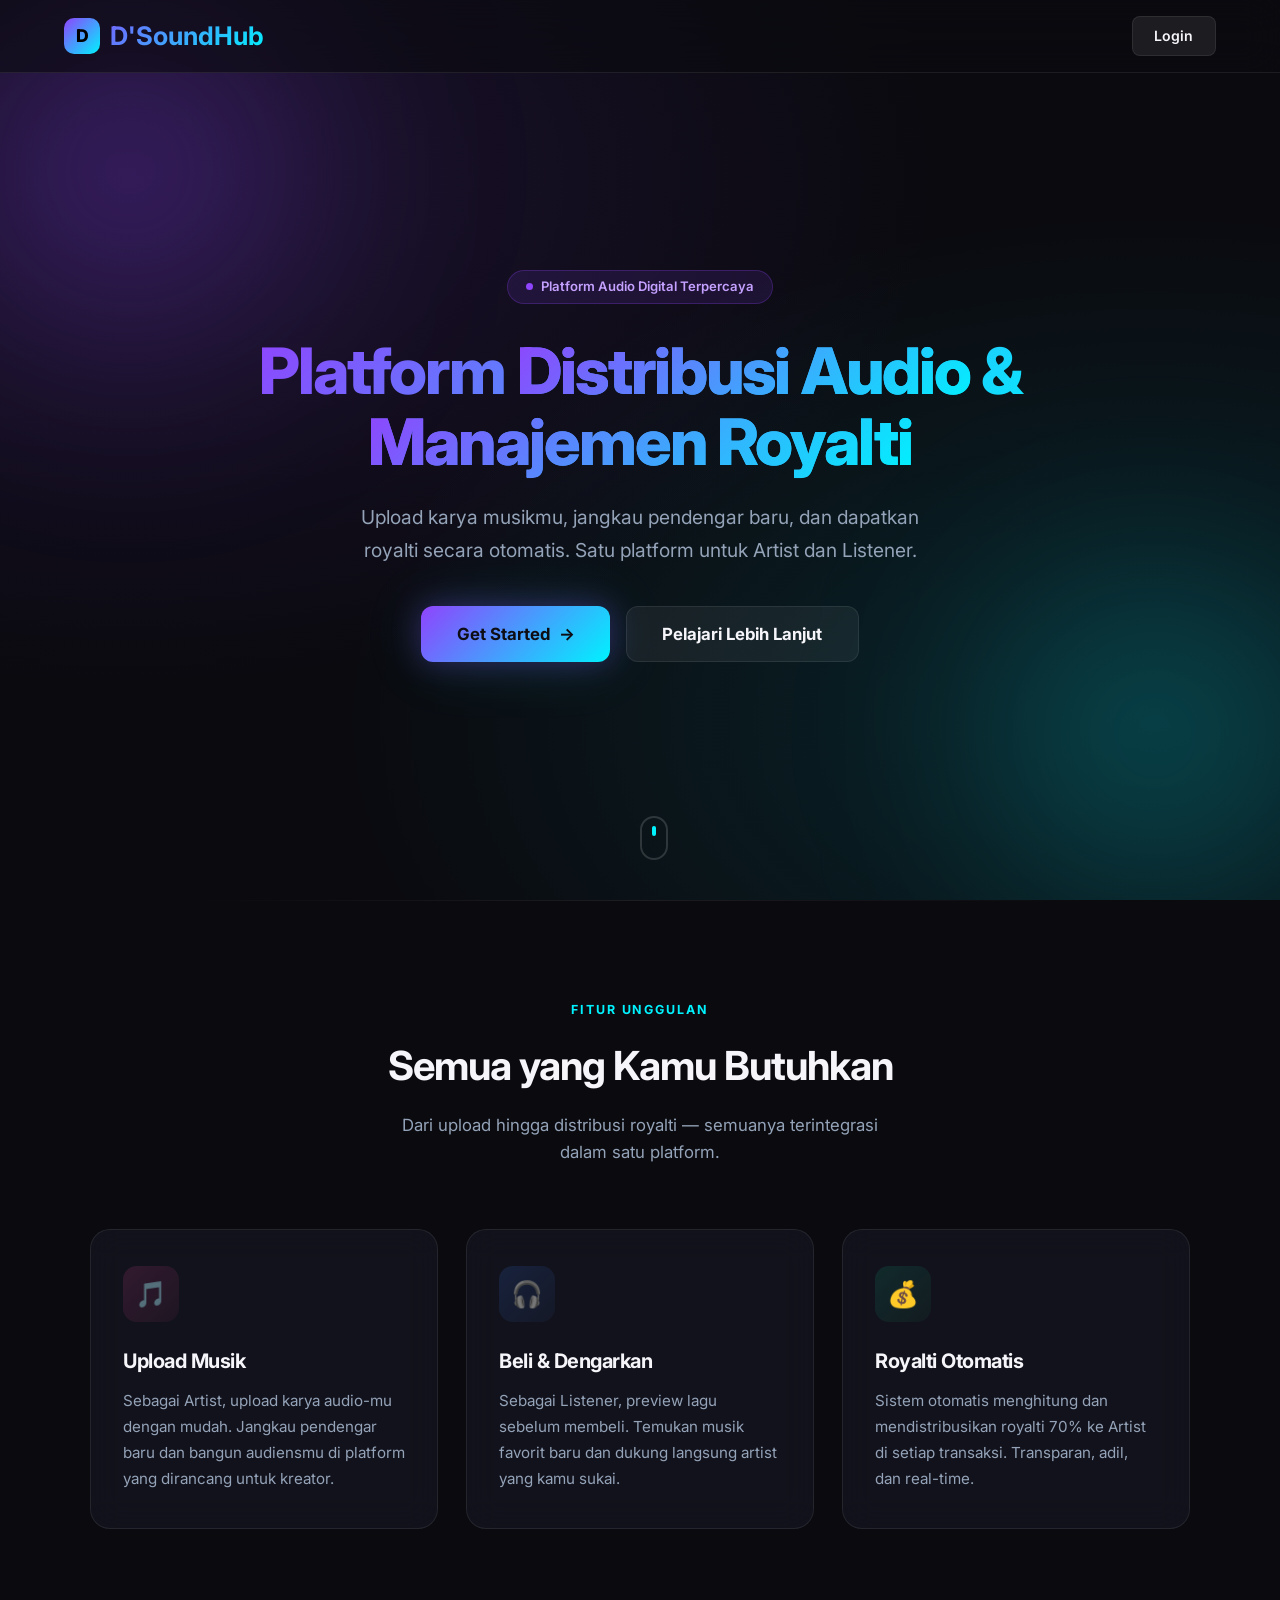
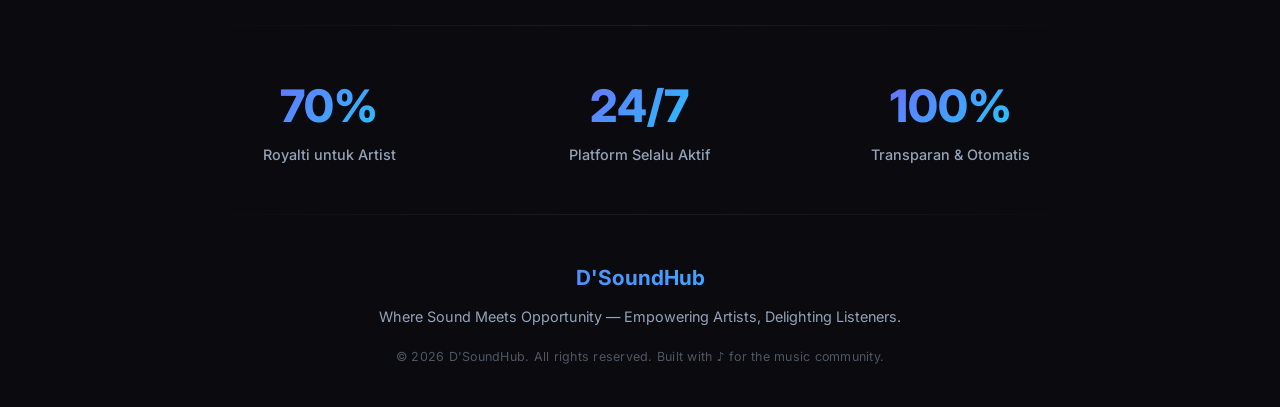
<file: frontend/index.html>
<!DOCTYPE html>
<html lang="id">
<head>
  <meta charset="UTF-8">
  <meta name="viewport" content="width=device-width, initial-scale=1.0">
  <meta name="description" content="D'SoundHub — Platform distribusi audio digital dan manajemen royalti otomatis untuk artist dan listener.">
  <title>D'SoundHub — Platform Distribusi Audio & Manajemen Royalti</title>
  <link rel="stylesheet" href="style.css">
  <style>
    /* ===== LANDING PAGE SPECIFIC STYLES ===== */

    /* Remove dashboard bottom-padding on landing */
    body.landing-page {
      padding-bottom: 0;
      overflow-x: hidden;
    }

    /* --- Navbar Landing --- */
    .landing-nav {
      position: fixed;
      top: 0;
      left: 0;
      right: 0;
      z-index: 200;
      background: rgba(10, 10, 15, 0.6);
      backdrop-filter: blur(18px);
      -webkit-backdrop-filter: blur(18px);
      border-bottom: 1px solid var(--border-color);
      transition: background 0.4s ease;
    }

    .landing-nav.scrolled {
      background: rgba(10, 10, 15, 0.92);
    }

    .landing-nav-inner {
      max-width: 1200px;
      margin: 0 auto;
      padding: 0 1.5rem;
      display: flex;
      justify-content: space-between;
      align-items: center;
      height: 72px;
    }

    .landing-brand {
      font-size: 1.6rem;
      font-weight: 700;
      background: var(--accent-gradient);
      -webkit-background-clip: text;
      -webkit-text-fill-color: transparent;
      display: flex;
      align-items: center;
      gap: 0.6rem;
      text-decoration: none;
    }

    .landing-brand .brand-icon {
      width: 36px;
      height: 36px;
      background: var(--accent-gradient);
      border-radius: 10px;
      display: inline-flex;
      align-items: center;
      justify-content: center;
      font-weight: 800;
      font-size: 1.1rem;
      -webkit-text-fill-color: #000;
      color: #000;
    }

    .nav-cta {
      padding: 0.55rem 1.35rem;
      font-size: 0.88rem;
      border-radius: 8px;
      background: rgba(255, 255, 255, 0.08);
      color: var(--text-main);
      border: 1px solid var(--border-color);
      font-weight: 600;
      font-family: var(--font-sans);
      cursor: pointer;
      text-decoration: none;
      transition: var(--transition);
    }

    .nav-cta:hover {
      background: rgba(255, 255, 255, 0.15);
      border-color: rgba(255, 255, 255, 0.2);
      color: var(--text-main);
      text-shadow: none;
    }

    /* --- Hero Section --- */
    .hero {
      position: relative;
      min-height: 100vh;
      display: flex;
      align-items: center;
      justify-content: center;
      text-align: center;
      padding: 7rem 1.5rem 5rem;
      overflow: hidden;
    }

    /* Animated background orbs */
    .hero::before,
    .hero::after {
      content: '';
      position: absolute;
      border-radius: 50%;
      filter: blur(100px);
      opacity: 0;
      animation: orbAppear 1.2s ease-out forwards;
    }

    .hero::before {
      width: 500px;
      height: 500px;
      background: radial-gradient(circle, rgba(143, 68, 253, 0.35), transparent 70%);
      top: -80px;
      left: -120px;
      animation-delay: 0.2s;
    }

    .hero::after {
      width: 450px;
      height: 450px;
      background: radial-gradient(circle, rgba(0, 242, 254, 0.25), transparent 70%);
      bottom: -60px;
      right: -100px;
      animation-delay: 0.5s;
    }

    @keyframes orbAppear {
      from { opacity: 0; transform: scale(0.7); }
      to   { opacity: 1; transform: scale(1); }
    }

    .hero-content {
      position: relative;
      z-index: 2;
      max-width: 780px;
    }

    /* Floating music notes decoration */
    .floating-notes {
      position: absolute;
      top: 0;
      left: 0;
      right: 0;
      bottom: 0;
      pointer-events: none;
      z-index: 1;
      overflow: hidden;
    }

    .note {
      position: absolute;
      font-size: 1.8rem;
      opacity: 0;
      animation: floatNote 8s ease-in-out infinite;
    }

    .note:nth-child(1) { left: 8%;  top: 18%; animation-delay: 0s;   font-size: 2rem; }
    .note:nth-child(2) { left: 88%; top: 25%; animation-delay: 1.5s; font-size: 1.5rem; }
    .note:nth-child(3) { left: 15%; top: 72%; animation-delay: 3s;   font-size: 1.6rem; }
    .note:nth-child(4) { left: 82%; top: 68%; animation-delay: 4.5s; font-size: 2.2rem; }
    .note:nth-child(5) { left: 50%; top: 12%; animation-delay: 2s;   font-size: 1.3rem; }
    .note:nth-child(6) { left: 35%; top: 82%; animation-delay: 5.5s; font-size: 1.7rem; }

    @keyframes floatNote {
      0%   { opacity: 0;   transform: translateY(20px) rotate(0deg); }
      15%  { opacity: 0.18; }
      50%  { opacity: 0.22; transform: translateY(-30px) rotate(15deg); }
      85%  { opacity: 0.18; }
      100% { opacity: 0;   transform: translateY(20px) rotate(-10deg); }
    }

    /* Hero badge */
    .hero-badge {
      display: inline-flex;
      align-items: center;
      gap: 0.5rem;
      background: rgba(143, 68, 253, 0.12);
      border: 1px solid rgba(143, 68, 253, 0.25);
      border-radius: 100px;
      padding: 0.4rem 1.1rem;
      font-size: 0.82rem;
      font-weight: 600;
      color: #c4a1ff;
      margin-bottom: 2rem;
      opacity: 0;
      animation: fadeUp 0.8s ease-out 0.3s forwards;
    }

    .hero-badge-dot {
      width: 7px;
      height: 7px;
      background: #8f44fd;
      border-radius: 50%;
      animation: pulse-dot 2s ease-in-out infinite;
    }

    @keyframes pulse-dot {
      0%, 100% { opacity: 1; box-shadow: 0 0 0 0 rgba(143, 68, 253, 0.5); }
      50%      { opacity: 0.7; box-shadow: 0 0 0 6px rgba(143, 68, 253, 0); }
    }

    .hero-title {
      font-size: clamp(2.4rem, 5.5vw, 4rem);
      font-weight: 800;
      line-height: 1.1;
      letter-spacing: -0.03em;
      margin-bottom: 1.5rem;
      opacity: 0;
      animation: fadeUp 0.8s ease-out 0.5s forwards;
    }

    .hero-title .gradient-text {
      background: var(--accent-gradient);
      -webkit-background-clip: text;
      -webkit-text-fill-color: transparent;
    }

    .hero-subtitle {
      font-size: clamp(1rem, 2vw, 1.2rem);
      color: var(--text-muted);
      max-width: 560px;
      margin: 0 auto 2.5rem;
      line-height: 1.7;
      opacity: 0;
      animation: fadeUp 0.8s ease-out 0.7s forwards;
    }

    .hero-actions {
      display: flex;
      gap: 1rem;
      justify-content: center;
      flex-wrap: wrap;
      opacity: 0;
      animation: fadeUp 0.8s ease-out 0.9s forwards;
    }

    .btn-hero {
      padding: 0.9rem 2.2rem;
      font-size: 1.05rem;
      border-radius: 12px;
      font-weight: 700;
      font-family: var(--font-sans);
      cursor: pointer;
      text-decoration: none;
      transition: var(--transition);
      display: inline-flex;
      align-items: center;
      gap: 0.6rem;
      border: none;
    }

    .btn-hero-primary {
      background: var(--accent-gradient);
      color: #0d0d13;
      box-shadow: 0 0 30px rgba(143, 68, 253, 0.3), 0 0 60px rgba(0, 242, 254, 0.15);
    }

    .btn-hero-primary:hover {
      background: var(--accent-gradient-hover);
      box-shadow: 0 0 40px rgba(143, 68, 253, 0.45), 0 0 80px rgba(0, 242, 254, 0.25);
      transform: translateY(-2px);
      color: #0d0d13;
      text-shadow: none;
    }

    .btn-hero-secondary {
      background: rgba(255, 255, 255, 0.06);
      color: var(--text-main);
      border: 1px solid var(--border-color);
    }

    .btn-hero-secondary:hover {
      background: rgba(255, 255, 255, 0.12);
      border-color: rgba(255, 255, 255, 0.2);
      transform: translateY(-2px);
      color: var(--text-main);
      text-shadow: none;
    }

    /* Scroll indicator */
    .scroll-indicator {
      position: absolute;
      bottom: 2.5rem;
      left: 50%;
      transform: translateX(-50%);
      z-index: 2;
      opacity: 0;
      animation: fadeUp 0.8s ease-out 1.3s forwards;
    }

    .scroll-arrow {
      width: 28px;
      height: 44px;
      border: 2px solid rgba(255, 255, 255, 0.15);
      border-radius: 14px;
      display: flex;
      justify-content: center;
      padding-top: 8px;
    }

    .scroll-arrow-dot {
      width: 4px;
      height: 10px;
      border-radius: 2px;
      background: var(--accent-secondary);
      animation: scrollBounce 2s ease-in-out infinite;
    }

    @keyframes scrollBounce {
      0%, 100% { transform: translateY(0); opacity: 1; }
      50%      { transform: translateY(12px); opacity: 0.3; }
    }

    @keyframes fadeUp {
      from { opacity: 0; transform: translateY(30px); }
      to   { opacity: 1; transform: translateY(0); }
    }

    /* --- Features Section --- */
    .features-section {
      padding: 6rem 1.5rem;
      position: relative;
    }

    .features-section::before {
      content: '';
      position: absolute;
      top: 0;
      left: 50%;
      transform: translateX(-50%);
      width: 70%;
      height: 1px;
      background: linear-gradient(90deg, transparent, var(--border-color), transparent);
    }

    .section-header {
      text-align: center;
      margin-bottom: 4rem;
    }

    .section-label {
      display: inline-block;
      font-size: 0.78rem;
      font-weight: 700;
      text-transform: uppercase;
      letter-spacing: 0.15em;
      color: var(--accent-secondary);
      margin-bottom: 1rem;
    }

    .section-title {
      font-size: clamp(1.8rem, 3.5vw, 2.5rem);
      font-weight: 700;
      letter-spacing: -0.025em;
      margin-bottom: 1rem;
    }

    .section-subtitle {
      color: var(--text-muted);
      font-size: 1.05rem;
      max-width: 520px;
      margin: 0 auto;
      line-height: 1.6;
    }

    .features-grid {
      display: grid;
      grid-template-columns: repeat(auto-fit, minmax(300px, 1fr));
      gap: 1.75rem;
      max-width: 1100px;
      margin: 0 auto;
    }

    .feature-card {
      background: var(--bg-card);
      backdrop-filter: blur(16px);
      -webkit-backdrop-filter: blur(16px);
      border: 1px solid var(--border-color);
      border-radius: 20px;
      padding: 2.25rem 2rem;
      transition: var(--transition);
      position: relative;
      overflow: hidden;

      /* Scroll-triggered reveal */
      opacity: 0;
      transform: translateY(40px);
    }

    .feature-card.revealed {
      opacity: 1;
      transform: translateY(0);
      transition: opacity 0.7s cubic-bezier(0.4, 0, 0.2, 1),
                  transform 0.7s cubic-bezier(0.4, 0, 0.2, 1),
                  border-color 0.3s ease,
                  box-shadow 0.3s ease;
    }

    .feature-card::before {
      content: '';
      position: absolute;
      top: 0;
      left: 0;
      right: 0;
      height: 3px;
      background: var(--accent-gradient);
      opacity: 0;
      transition: opacity 0.3s ease;
    }

    .feature-card:hover {
      border-color: rgba(255, 255, 255, 0.15);
      transform: translateY(-6px) !important;
      box-shadow: 0 20px 50px rgba(0, 0, 0, 0.4);
    }

    .feature-card:hover::before {
      opacity: 1;
    }

    .feature-icon-wrapper {
      width: 56px;
      height: 56px;
      border-radius: 14px;
      display: flex;
      align-items: center;
      justify-content: center;
      font-size: 1.6rem;
      margin-bottom: 1.5rem;
      position: relative;
    }

    .feature-card:nth-child(1) .feature-icon-wrapper {
      background: linear-gradient(135deg, rgba(236, 72, 153, 0.15), rgba(236, 72, 153, 0.05));
      color: #ec4899;
    }

    .feature-card:nth-child(2) .feature-icon-wrapper {
      background: linear-gradient(135deg, rgba(59, 130, 246, 0.15), rgba(59, 130, 246, 0.05));
      color: #3b82f6;
    }

    .feature-card:nth-child(3) .feature-icon-wrapper {
      background: linear-gradient(135deg, rgba(16, 185, 129, 0.15), rgba(16, 185, 129, 0.05));
      color: #10b981;
    }

    .feature-title {
      font-size: 1.25rem;
      font-weight: 700;
      margin-bottom: 0.75rem;
      color: var(--text-main);
    }

    .feature-desc {
      color: var(--text-muted);
      font-size: 0.95rem;
      line-height: 1.7;
    }

    /* --- Stats Bar --- */
    .stats-bar {
      padding: 3rem 1.5rem;
      position: relative;
    }

    .stats-bar::before {
      content: '';
      position: absolute;
      top: 0;
      left: 50%;
      transform: translateX(-50%);
      width: 70%;
      height: 1px;
      background: linear-gradient(90deg, transparent, var(--border-color), transparent);
    }

    .stats-inner {
      max-width: 900px;
      margin: 0 auto;
      display: grid;
      grid-template-columns: repeat(3, 1fr);
      gap: 2rem;
      text-align: center;
    }

    .stat-item {
      opacity: 0;
      transform: translateY(20px);
    }

    .stat-item.revealed {
      opacity: 1;
      transform: translateY(0);
      transition: opacity 0.6s ease, transform 0.6s ease;
    }

    .stat-number {
      font-size: clamp(2rem, 4vw, 2.8rem);
      font-weight: 800;
      background: var(--accent-gradient);
      -webkit-background-clip: text;
      -webkit-text-fill-color: transparent;
      margin-bottom: 0.25rem;
    }

    .stat-desc {
      color: var(--text-muted);
      font-size: 0.9rem;
      font-weight: 500;
    }

    /* --- Footer --- */
    .landing-footer {
      padding: 3rem 1.5rem 2.5rem;
      text-align: center;
      position: relative;
    }

    .landing-footer::before {
      content: '';
      position: absolute;
      top: 0;
      left: 50%;
      transform: translateX(-50%);
      width: 70%;
      height: 1px;
      background: linear-gradient(90deg, transparent, var(--border-color), transparent);
    }

    .footer-brand {
      font-size: 1.3rem;
      font-weight: 700;
      background: var(--accent-gradient);
      -webkit-background-clip: text;
      -webkit-text-fill-color: transparent;
      margin-bottom: 0.75rem;
    }

    .footer-tagline {
      color: var(--text-muted);
      font-size: 0.9rem;
      margin-bottom: 1.25rem;
      line-height: 1.6;
    }

    .footer-copy {
      color: rgba(148, 163, 184, 0.5);
      font-size: 0.78rem;
      letter-spacing: 0.02em;
    }

    /* --- Responsive --- */
    @media (max-width: 768px) {
      .hero {
        padding: 6rem 1.25rem 4rem;
        min-height: 90vh;
      }

      .hero-actions {
        flex-direction: column;
        align-items: center;
      }

      .btn-hero {
        width: 100%;
        max-width: 300px;
        justify-content: center;
      }

      .features-grid {
        grid-template-columns: 1fr;
        gap: 1.25rem;
      }

      .feature-card {
        padding: 1.75rem 1.5rem;
      }

      .stats-inner {
        grid-template-columns: 1fr;
        gap: 1.5rem;
      }

      .floating-notes {
        display: none;
      }

      .scroll-indicator {
        display: none;
      }
    }

    @media (max-width: 480px) {
      .landing-nav-inner {
        padding: 0 1rem;
        height: 62px;
      }

      .landing-brand {
        font-size: 1.3rem;
      }

      .landing-brand .brand-icon {
        width: 30px;
        height: 30px;
        font-size: 0.95rem;
      }

      .features-section {
        padding: 4rem 1rem;
      }

      .section-header {
        margin-bottom: 2.5rem;
      }
    }
  </style>
</head>
<body class="landing-page">

  <!-- ===== NAVBAR ===== -->
  <nav class="landing-nav" id="landing-nav">
    <div class="landing-nav-inner">
      <a href="index.html" class="landing-brand">
        <span class="brand-icon">D</span>
        D'SoundHub
      </a>
      <a href="login.html" class="nav-cta" id="nav-login-btn">Login</a>
    </div>
  </nav>

  <!-- ===== HERO SECTION ===== -->
  <section class="hero" id="hero">
    <!-- Floating music notes -->
    <div class="floating-notes" aria-hidden="true">
      <span class="note">♪</span>
      <span class="note">♫</span>
      <span class="note">♬</span>
      <span class="note">♩</span>
      <span class="note">♭</span>
      <span class="note">♪</span>
    </div>

    <div class="hero-content">
      <div class="hero-badge">
        <span class="hero-badge-dot"></span>
        Platform Audio Digital Terpercaya
      </div>

      <h1 class="hero-title">
        Platform <span class="gradient-text">Distribusi Audio</span> &
        <span class="gradient-text">Manajemen Royalti</span>
      </h1>

      <p class="hero-subtitle">
        Upload karya musikmu, jangkau pendengar baru, dan dapatkan royalti secara otomatis.
        Satu platform untuk Artist dan Listener.
      </p>

      <div class="hero-actions">
        <a href="login.html" class="btn-hero btn-hero-primary" id="hero-get-started">
          Get Started
          <span>→</span>
        </a>
        <a href="#features" class="btn-hero btn-hero-secondary" id="hero-learn-more">
          Pelajari Lebih Lanjut
        </a>
      </div>
    </div>

    <!-- Scroll indicator -->
    <div class="scroll-indicator" aria-hidden="true">
      <div class="scroll-arrow">
        <div class="scroll-arrow-dot"></div>
      </div>
    </div>
  </section>

  <!-- ===== FEATURES SECTION ===== -->
  <section class="features-section" id="features">
    <div class="section-header">
      <span class="section-label">Fitur Unggulan</span>
      <h2 class="section-title">Semua yang Kamu Butuhkan</h2>
      <p class="section-subtitle">
        Dari upload hingga distribusi royalti — semuanya terintegrasi dalam satu platform.
      </p>
    </div>

    <div class="features-grid">
      <!-- Card 1: Upload Musik -->
      <div class="feature-card" id="feature-upload">
        <div class="feature-icon-wrapper">🎵</div>
        <h3 class="feature-title">Upload Musik</h3>
        <p class="feature-desc">
          Sebagai Artist, upload karya audio-mu dengan mudah. Jangkau pendengar baru dan
          bangun audiensmu di platform yang dirancang untuk kreator.
        </p>
      </div>

      <!-- Card 2: Beli & Dengarkan -->
      <div class="feature-card" id="feature-listen">
        <div class="feature-icon-wrapper">🎧</div>
        <h3 class="feature-title">Beli & Dengarkan</h3>
        <p class="feature-desc">
          Sebagai Listener, preview lagu sebelum membeli. Temukan musik favorit baru dan
          dukung langsung artist yang kamu sukai.
        </p>
      </div>

      <!-- Card 3: Royalti Otomatis -->
      <div class="feature-card" id="feature-royalty">
        <div class="feature-icon-wrapper">💰</div>
        <h3 class="feature-title">Royalti Otomatis</h3>
        <p class="feature-desc">
          Sistem otomatis menghitung dan mendistribusikan royalti 70% ke Artist
          di setiap transaksi. Transparan, adil, dan real-time.
        </p>
      </div>
    </div>
  </section>

  <!-- ===== STATS BAR ===== -->
  <section class="stats-bar" id="stats">
    <div class="stats-inner">
      <div class="stat-item">
        <div class="stat-number">70%</div>
        <div class="stat-desc">Royalti untuk Artist</div>
      </div>
      <div class="stat-item">
        <div class="stat-number">24/7</div>
        <div class="stat-desc">Platform Selalu Aktif</div>
      </div>
      <div class="stat-item">
        <div class="stat-number">100%</div>
        <div class="stat-desc">Transparan & Otomatis</div>
      </div>
    </div>
  </section>

  <!-- ===== FOOTER ===== -->
  <footer class="landing-footer" id="footer">
    <div class="footer-brand">D'SoundHub</div>
    <p class="footer-tagline">
      Where Sound Meets Opportunity — Empowering Artists, Delighting Listeners.
    </p>
    <p class="footer-copy">
      &copy; 2026 D'SoundHub. All rights reserved. Built with ♪ for the music community.
    </p>
  </footer>

  <script>
    // --- Navbar scroll effect ---
    const nav = document.getElementById('landing-nav');
    window.addEventListener('scroll', () => {
      nav.classList.toggle('scrolled', window.scrollY > 50);
    });

    // --- Smooth scroll for anchor links ---
    document.querySelectorAll('a[href^="#"]').forEach(anchor => {
      anchor.addEventListener('click', function (e) {
        e.preventDefault();
        const target = document.querySelector(this.getAttribute('href'));
        if (target) {
          target.scrollIntoView({ behavior: 'smooth', block: 'start' });
        }
      });
    });

    // --- Intersection Observer: reveal feature cards & stats on scroll ---
    const observerOptions = {
      threshold: 0.15,
      rootMargin: '0px 0px -50px 0px'
    };

    const revealObserver = new IntersectionObserver((entries) => {
      entries.forEach((entry) => {
        if (entry.isIntersecting) {
          // Add stagger delay based on sibling index
          const siblings = entry.target.parentElement.children;
          const index = Array.from(siblings).indexOf(entry.target);
          entry.target.style.transitionDelay = `${index * 0.15}s`;
          entry.target.classList.add('revealed');
          revealObserver.unobserve(entry.target);
        }
      });
    }, observerOptions);

    // Observe feature cards
    document.querySelectorAll('.feature-card').forEach(card => {
      revealObserver.observe(card);
    });

    // Observe stat items
    document.querySelectorAll('.stat-item').forEach(item => {
      revealObserver.observe(item);
    });
  </script>
</body>
</html>
</file>
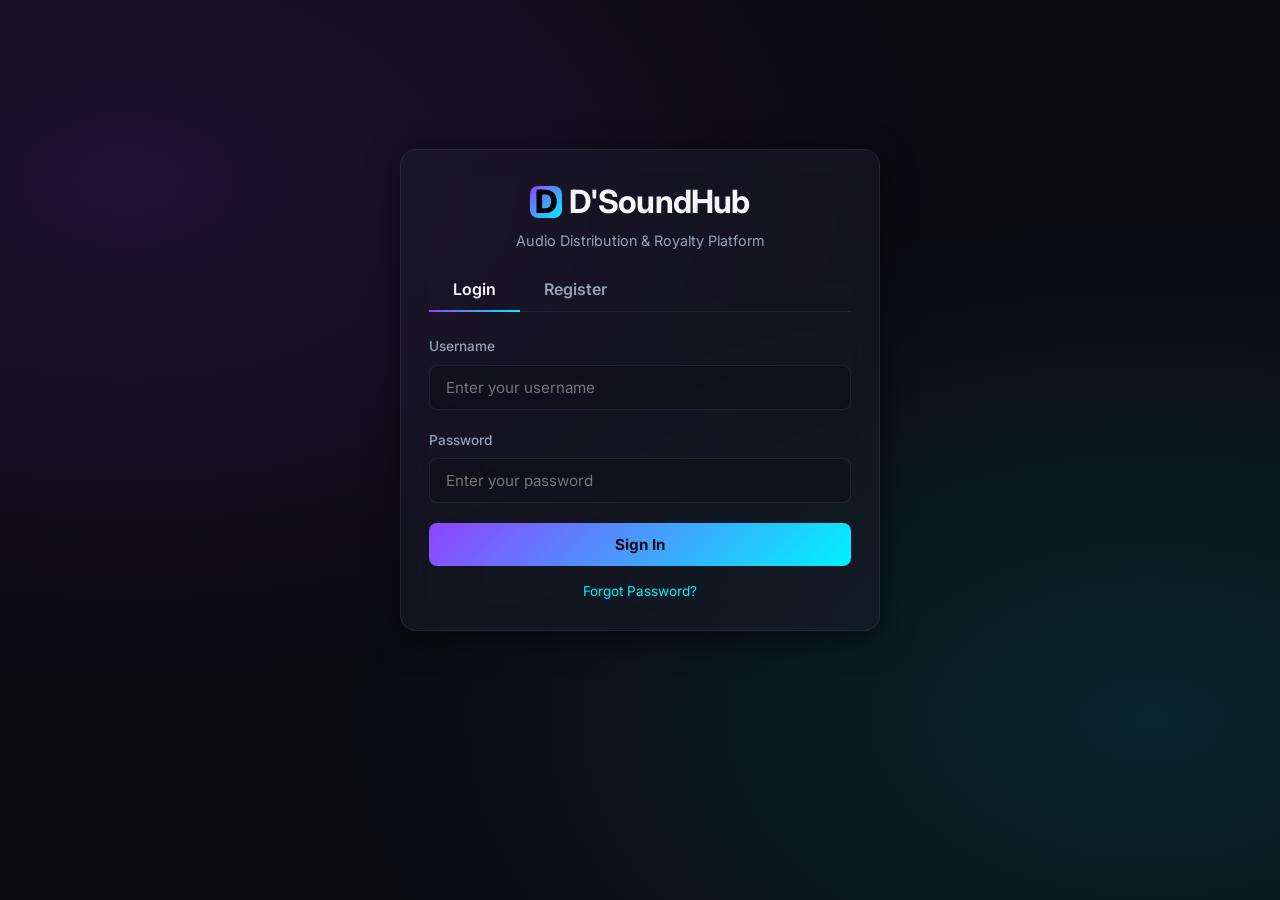
<file: frontend/dashboard-admin.html>
<!DOCTYPE html>
<html lang="en">
<head>
  <meta charset="UTF-8">
  <meta name="viewport" content="width=device-width, initial-scale=1.0">
  <title>D'SoundHub — Admin Control Panel</title>
  <link rel="stylesheet" href="style.css">
</head>
<body>
  <nav class="navbar">
    <div class="container navbar-container">
      <div class="brand">
        <div class="brand-icon">D</div> D'SoundHub Control Panel
      </div>
      <div class="nav-user">
        <div class="user-badge">
          <span class="user-role role-admin">Admin</span>
          <span id="nav-username" style="font-weight: 600;">Username</span>
        </div>
        <button class="btn btn-secondary" onclick="performLogout()" style="padding: 0.35rem 0.8rem; font-size: 0.85rem;">
          Logout
        </button>
      </div>
    </div>
  </nav>

  <main class="container mt-4">
    <div class="flex-between mb-4">
      <div>
        <h1 style="margin-bottom: 0.2rem;">Control Panel</h1>
        <p style="color: var(--text-muted); font-size: 0.95rem;">Moderate platform accounts, configure states, and manage financial distributions.</p>
      </div>
    </div>

    <!-- Stats summary cards -->
    <div class="stat-group">
      <div class="stat-card">
        <span class="stat-label">Total Accounts</span>
        <span id="stat-total-users" class="stat-value">0</span>
      </div>
      <div class="stat-card">
        <span class="stat-label">Banned Accounts</span>
        <span id="stat-banned-users" class="stat-value">0</span>
      </div>
      <div class="stat-card">
        <span class="stat-label">Pending Royalties Queue</span>
        <span id="stat-pending-royalties" class="stat-value">0.00 pts</span>
      </div>
    </div>

    <div class="grid-main-sidebar">
      <!-- User moderation table -->
      <div class="card">
        <div class="card-title">
          <span>User Moderation</span>
          <button class="btn btn-secondary" onclick="loadUsers()" style="padding: 0.35rem 0.75rem; font-size: 0.8rem;">
            Reload Accounts
          </button>
        </div>
        <div class="table-responsive">
          <table>
            <thead>
              <tr>
                <th>Username</th>
                <th>Email</th>
                <th>Role</th>
                <th>Balance</th>
                <th>Status</th>
                <th>Actions</th>
              </tr>
            </thead>
            <tbody id="users-list">
              <tr>
                <td colspan="6" class="no-data">Loading user accounts...</td>
              </tr>
            </tbody>
          </table>
        </div>
      </div>

      <!-- Right sidebar panel: Royalty settlement actions -->
      <div style="display: flex; flex-direction: column; gap: 1.5rem;">
        <div class="card">
          <div class="card-title">
            <span>Royalty Settlements</span>
          </div>
          <p style="color: var(--text-muted); font-size: 0.85rem; margin-bottom: 1.25rem;">
            Batch-process pending artist payouts. Payouts will move from <strong>PENDING</strong> to <strong>SETTLED</strong>.
          </p>
          <button class="btn btn-success btn-block" onclick="settleRoyalties()" id="settle-btn">
            Settle All Pending Royalties
          </button>
        </div>

        <div class="card">
          <div class="card-title">
            <span>Pending Payout Queue</span>
          </div>
          <div class="table-responsive" style="max-height: 250px; overflow-y: auto;">
            <table>
              <thead>
                <tr>
                  <th>Artist ID</th>
                  <th>Amount</th>
                </tr>
              </thead>
              <tbody id="pending-royalties-list">
                <tr>
                  <td colspan="2" class="no-data">No pending payouts.</td>
                </tr>
              </tbody>
            </table>
          </div>
        </div>
      </div>
    </div>
  </main>

  <script src="js/api.js"></script>
  <script>
    // Validate admin credentials
    const authUser = requireAuth(['ADMIN']);
    if (authUser) {
      document.getElementById('nav-username').textContent = authUser.username;
    }

    // Load data on page launch
    window.addEventListener('DOMContentLoaded', async () => {
      await loadUsers();
      await loadPendingRoyalties();
    });

    async function loadUsers() {
      try {
        const response = await apiCall(`${AUTH_SERVICE_URL}/api/admin/users`);
        if (!response.ok) throw new Error('Failed to load accounts');
        const users = await response.json();

        // Update stats
        document.getElementById('stat-total-users').textContent = users.length;
        const bannedCount = users.filter(u => u.isBanned).length;
        document.getElementById('stat-banned-users').textContent = bannedCount;

        const tbody = document.getElementById('users-list');
        if (users.length === 0) {
          tbody.innerHTML = `<tr><td colspan="6" class="no-data">No user accounts found.</td></tr>`;
          return;
        }

        tbody.innerHTML = users.map(user => {
          const statusBadge = user.isBanned 
            ? `<span class="badge-status status-banned">Banned</span>`
            : `<span class="badge-status status-active">Active</span>`;

          // Disable ban button for current logged in admin
          const isSelf = user.username === authUser.username;
          let actionBtn = '';
          if (isSelf) {
            actionBtn = `<span style="font-size: 0.8rem; color: var(--text-muted); font-style: italic;">Logged In</span>`;
          } else {
            actionBtn = user.isBanned 
              ? `<button class="btn btn-success" onclick="unbanUser('${user.id}', '${user.username}')" style="padding: 0.25rem 0.5rem; font-size: 0.8rem; min-width: 65px;">Unban</button>`
              : `<button class="btn btn-danger" onclick="banUser('${user.id}', '${user.username}')" style="padding: 0.25rem 0.5rem; font-size: 0.8rem; min-width: 65px;">Ban</button>`;
          }

          return `
            <tr>
              <td>
                <div style="font-weight: 600; color: var(--text-main);">${user.username}</div>
                <div style="font-size: 0.75rem; color: var(--text-muted); font-family: monospace;">ID: ${user.id.substring(0, 8)}...</div>
              </td>
              <td>${user.email}</td>
              <td><span class="user-role role-${user.role.toLowerCase()}">${user.role}</span></td>
              <td style="font-weight: 500;">${formatCurrency(user.balance)} pts</td>
              <td>${statusBadge}</td>
              <td>${actionBtn}</td>
            </tr>
          `;
        }).join('');

      } catch (error) {
        showToast('Error loading user accounts: ' + error.message, 'danger');
        document.getElementById('users-list').innerHTML = `<tr><td colspan="6" class="no-data" style="color: var(--danger);">Failed to load accounts</td></tr>`;
      }
    }

    async function banUser(userId, username) {
      if (!confirm(`Are you sure you want to ban user "${username}"?`)) return;

      try {
        const response = await apiCall(`${AUTH_SERVICE_URL}/api/admin/users/${userId}/ban`, {
          method: 'PUT'
        });

        if (!response.ok) {
          const data = await response.json().catch(() => ({}));
          throw new Error(data.message || 'Ban request failed');
        }

        showToast(`User "${username}" has been banned`, 'success');
        await loadUsers();

      } catch (error) {
        showToast(error.message, 'danger');
      }
    }

    async function unbanUser(userId, username) {
      if (!confirm(`Are you sure you want to unban user "${username}"?`)) return;

      try {
        const response = await apiCall(`${AUTH_SERVICE_URL}/api/admin/users/${userId}/unban`, {
          method: 'PUT'
        });

        if (!response.ok) {
          const data = await response.json().catch(() => ({}));
          throw new Error(data.message || 'Unban request failed');
        }

        showToast(`User "${username}" has been unbanned`, 'success');
        await loadUsers();

      } catch (error) {
        showToast(error.message, 'danger');
      }
    }

    async function loadPendingRoyalties() {
      try {
        const response = await apiCall(`${AUDIO_SERVICE_URL}/api/royalties/summary`);
        if (!response.ok) throw new Error('Failed to load pending royalties summary');
        const data = await response.json();

        // Calculate total pending
        let totalPending = 0;
        data.forEach(r => totalPending += (r.amount || 0));
        document.getElementById('stat-pending-royalties').textContent = `${formatCurrency(totalPending)} pts`;

        const tbody = document.getElementById('pending-royalties-list');
        if (data.length === 0) {
          tbody.innerHTML = `<tr><td colspan="2" class="no-data">No pending royalties.</td></tr>`;
          return;
        }

        // Group by artist for readable queue summary
        const grouped = {};
        data.forEach(r => {
          grouped[r.artistId] = (grouped[r.artistId] || 0) + (r.amount || 0);
        });

        tbody.innerHTML = Object.entries(grouped).map(([artistId, amount]) => `
          <tr>
            <td style="font-family: monospace; font-size: 0.8rem; color: var(--text-muted);">${artistId.substring(0, 8)}...</td>
            <td style="font-weight: 600; color: var(--warning);">${formatCurrency(amount)} pts</td>
          </tr>
        `).join('');

      } catch (error) {
        showToast('Error loading royalties summary: ' + error.message, 'danger');
        document.getElementById('pending-royalties-list').innerHTML = `<tr><td colspan="2" class="no-data" style="color: var(--danger);">Failed to load</td></tr>`;
      }
    }

    async function settleRoyalties() {
      const btn = document.getElementById('settle-btn');
      if (!confirm('Are you sure you want to settle all pending royalties? This will dispatch virtual earnings to all artists.')) return;

      btn.disabled = true;
      btn.textContent = 'Settling Royalties...';

      try {
        const response = await apiCall(`${AUDIO_SERVICE_URL}/api/royalties/settle`, {
          method: 'POST'
        });

        if (!response.ok) {
          const data = await response.json().catch(() => ({}));
          throw new Error(data.message || 'Settlement failed');
        }

        showToast('All pending royalties have been settled successfully!', 'success');
        
        // Reload dashboard
        await loadPendingRoyalties();
        await loadUsers(); // reload user balances if affected

      } catch (error) {
        showToast(error.message, 'danger');
      } finally {
        btn.disabled = false;
        btn.textContent = 'Settle All Pending Royalties';
      }
    }
  </script>
</body>
</html>
</file>
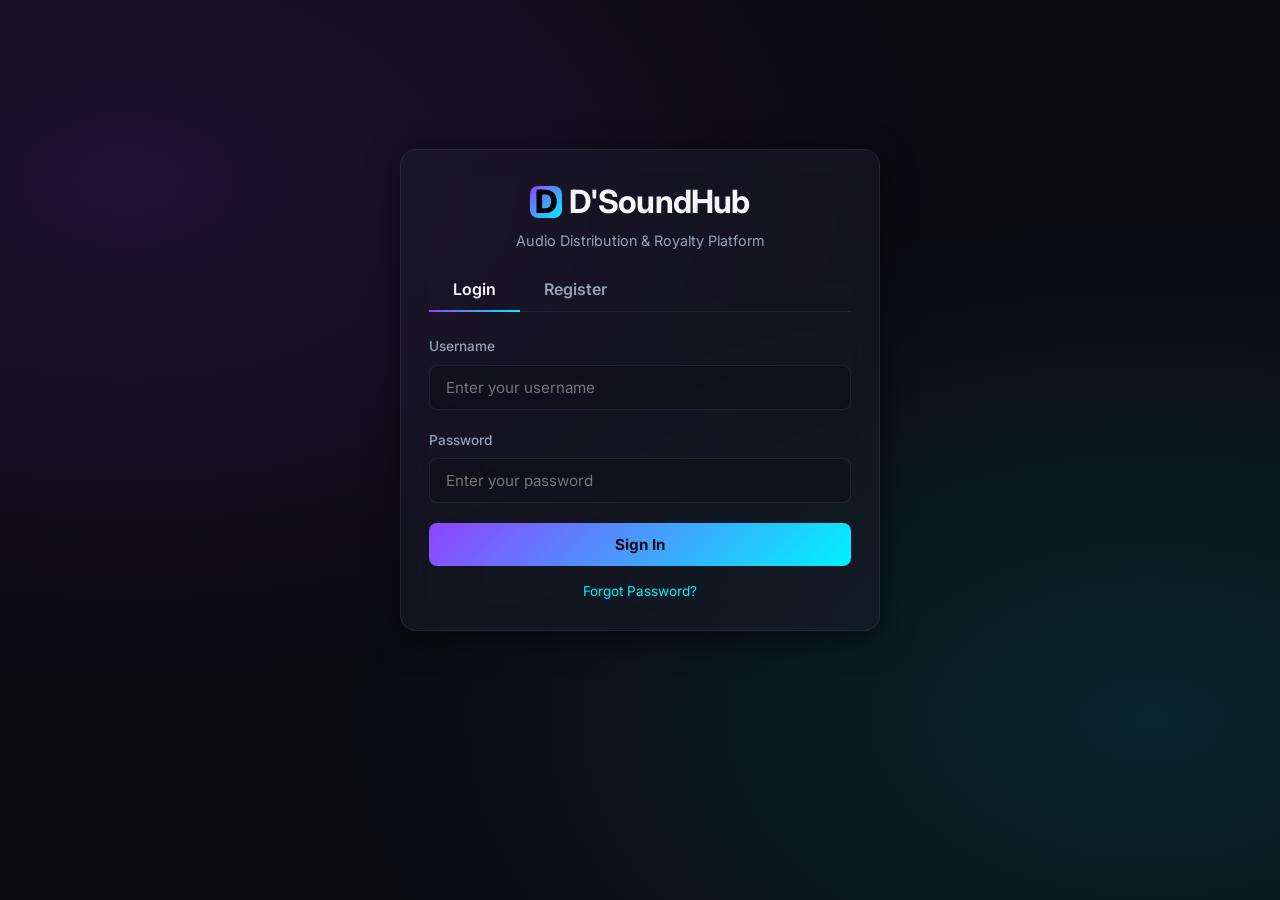
<file: frontend/dashboard-artist.html>
<!DOCTYPE html>
<html lang="en">
<head>
  <meta charset="UTF-8">
  <meta name="viewport" content="width=device-width, initial-scale=1.0">
  <title>D'SoundHub — Artist Dashboard</title>
  <link rel="stylesheet" href="style.css">
</head>
<body>
  <nav class="navbar">
    <div class="container navbar-container">
      <div class="brand">
        <div class="brand-icon">D</div> D'SoundHub
      </div>
      <div class="nav-user">
        <div class="user-badge">
          <span class="user-role role-artist">Artist</span>
          <span id="nav-username" style="font-weight: 600;">Username</span>
        </div>
        <div class="user-badge" id="balance-badge" style="gap: 0.25rem;">
          <span>Balance:</span>
          <span id="nav-balance" style="font-weight: 700; color: var(--accent-secondary);">0 pts</span>
        </div>
        <button class="btn btn-secondary" onclick="window.location.href='upload-track.html'" style="padding: 0.35rem 0.8rem; font-size: 0.85rem;">
          + Upload
        </button>
        <button class="btn btn-secondary" onclick="window.location.href='withdraw.html'" style="padding: 0.35rem 0.8rem; font-size: 0.85rem;">
          Withdraw
        </button>
        <button class="btn btn-secondary" onclick="performLogout()" style="padding: 0.35rem 0.8rem; font-size: 0.85rem;">
          Logout
        </button>
      </div>
    </div>
  </nav>

  <main class="container mt-4">
    <div class="flex-between mb-4">
      <div>
        <h1 style="margin-bottom: 0.2rem;">Artist Hub</h1>
        <p style="color: var(--text-muted); font-size: 0.95rem;">Manage your music uploads, track your stats, and monitor royalty payouts.</p>
      </div>
    </div>

    <!-- Stat Cards Section -->
    <div class="stat-group">
      <div class="stat-card">
        <span class="stat-label">Total Earnings</span>
        <span id="stat-total-royalty" class="stat-value">0.00 pts</span>
      </div>
      <div class="stat-card">
        <span class="stat-label">Songs Uploaded</span>
        <span id="stat-song-count" class="stat-value">0</span>
      </div>
      <div class="stat-card">
        <span class="stat-label">Total Plays</span>
        <span id="stat-total-plays" class="stat-value">0</span>
      </div>
    </div>

    <div class="grid-main-sidebar">
      <!-- Main Columns: Upload List & Royalties -->
      <div style="display: flex; flex-direction: column; gap: 1.5rem;">
        <!-- Uploaded Songs Table -->
        <div class="card">
          <div class="card-title">
            <span>My Tracks</span>
          </div>
          <div class="table-responsive">
            <table>
              <thead>
                <tr>
                  <th>Title</th>
                  <th>Genre</th>
                  <th>Price</th>
                  <th>Duration</th>
                  <th>Plays</th>
                  <th>Status</th>
                  <th>Preview</th>
                  <th>Actions</th>
                </tr>
              </thead>
              <tbody id="artist-songs-list">
                <tr>
                  <td colspan="8" class="no-data">Loading tracks...</td>
                </tr>
              </tbody>
            </table>
          </div>
        </div>

        <!-- Royalty Ledgers Table -->
        <div class="card">
          <div class="card-title">
            <span>Royalty Ledger</span>
          </div>
          <div class="table-responsive">
            <table>
              <thead>
                <tr>
                  <th>Royalty ID</th>
                  <th>Transaction ID</th>
                  <th>Amount (70%)</th>
                  <th>Status</th>
                  <th>Settled At</th>
                </tr>
              </thead>
              <tbody id="royalty-list">
                <tr>
                  <td colspan="5" class="no-data">Loading royalties...</td>
                </tr>
              </tbody>
            </table>
          </div>
        </div>
      </div>

      <!-- Sidebar Upload CTA -->
      <div class="card" style="height: fit-content; text-align: center;">
        <div class="card-title">
          <span>Upload New Track</span>
        </div>
        <p style="color: var(--text-muted); font-size: 0.9rem; margin-bottom: 1.25rem;">
          Publish a new song to the catalog. Set your title, genre, price, and upload an audio file.
        </p>
        <a href="upload-track.html" class="btn btn-primary btn-block" style="text-decoration: none;">
          + Upload Track
        </a>
      </div>
    </div>
  </main>

  <!-- Audio Player Bar (Fixed Bottom) -->
  <div id="player-bar" class="player-bar">
    <div class="player-container">
      <div class="player-info">
        <div id="player-track-title" class="player-title">Track Title</div>
        <div id="player-track-artist" class="player-artist">Artist</div>
      </div>
      
      <div class="player-controls">
        <div class="control-buttons">
          <button id="player-play-pause-btn" class="play-pause-btn">&#9654;</button>
        </div>
        <div class="player-timeline">
          <span id="player-time-current" class="time-display">0:00</span>
          <input type="range" id="player-timeline-slider" class="timeline-slider" min="0" max="100" value="0">
          <span id="player-time-duration" class="time-display">0:00</span>
        </div>
      </div>

      <div class="player-volume">
        <span class="volume-icon">&#128266;</span>
        <input type="range" id="player-volume-slider" class="volume-slider" min="0" max="1" step="0.05" value="0.7">
      </div>
    </div>
  </div>

  <script src="js/api.js"></script>
  <script>
    // Validate authentication
    const authUser = requireAuth(['ARTIST']);
    if (authUser) {
      document.getElementById('nav-username').textContent = authUser.username;
    }

    let currentAudio = null;
    let currentSongId = null;
    let isPlaying = false;

    window.addEventListener('DOMContentLoaded', async () => {
      await loadBalance();
      await loadStats();
      await loadMySongs();
      await loadRoyalties();
    });

    async function loadBalance() {
      try {
        const response = await apiCall(`${AUTH_SERVICE_URL}/api/auth/balance`);
        if (!response.ok) throw new Error('Failed');
        const data = await response.json();
        const balance = parseFloat(data.balance || 0);
        document.getElementById('nav-balance').textContent = formatCurrency(balance) + ' pts';
      } catch (e) {
        showToast('Gagal memuat saldo', 'danger');
      }
    }

    async function loadStats() {
      try {
        const royaltyRes = await apiCall(`${AUDIO_SERVICE_URL}/api/royalties/my/total`);
        if (royaltyRes.ok) {
          const rData = await royaltyRes.json();
          document.getElementById('stat-total-royalty').textContent = `${formatCurrency(rData.totalRoyalty)} pts`;
        }
      } catch (e) {
        console.warn('Failed to load total royalty stats', e);
      }
    }

    async function loadMySongs() {
      try {
        const response = await apiCall(`${AUDIO_SERVICE_URL}/api/audio/my-songs`);
        if (!response.ok) throw new Error('Failed to fetch songs');
        const data = await response.json();
        
        document.getElementById('stat-song-count').textContent = data.length;
        
        let totalPlays = 0;
        data.forEach(song => totalPlays += (song.totalPlays || 0));
        document.getElementById('stat-total-plays').textContent = totalPlays;

        const tbody = document.getElementById('artist-songs-list');
        if (data.length === 0) {
          tbody.innerHTML = `<tr><td colspan="8" class="no-data">You have not uploaded any tracks.</td></tr>`;
          return;
        }

        tbody.innerHTML = data.map(song => `
          <tr>
            <td><strong style="color: var(--text-main);">${song.title}</strong></td>
            <td>${song.genre || '—'}</td>
            <td style="font-weight: 600; color: var(--accent-secondary);">${formatCurrency(song.price)} pts</td>
            <td>${formatDuration(song.durationSeconds)}</td>
            <td>${song.totalPlays || 0}</td>
            <td>
              ${song.status === 'PUBLISHED'
                ? `<span class="badge-status status-active">Published</span>`
                : `<span class="badge-status status-pending">Unpublished</span>`}
            </td>
            <td>
              <button class="btn btn-secondary" onclick="playPreview('${song.id}', '${song.title}')" style="padding: 0.25rem 0.5rem; font-size: 0.8rem;">
                Play
              </button>
            </td>
            <td>
              <div style="display:flex;gap:0.4rem;flex-wrap:wrap;">
                <button class="btn btn-secondary" onclick="setSongPublication('${song.id}', ${song.status !== 'PUBLISHED'})" style="padding:0.25rem 0.5rem;font-size:0.75rem;">
                  ${song.status === 'PUBLISHED' ? 'Tarik dari Publik' : 'Publish Ulang'}
                </button>
                <button class="btn btn-danger" onclick="deleteSong('${song.id}')" style="padding:0.25rem 0.5rem;font-size:0.75rem;">
                  Hapus
                </button>
              </div>
            </td>
          </tr>
        `).join('');

      } catch (error) {
        showToast('Error loading tracks: ' + error.message, 'danger');
        document.getElementById('artist-songs-list').innerHTML = `<tr><td colspan="8" class="no-data" style="color: var(--danger);">Failed to load tracks</td></tr>`;
      }
    }

    async function setSongPublication(songId, published) {
      const action = published ? 'mempublikasikan ulang' : 'menarik lagu dari publik';
      if (!confirm(`Yakin ingin ${action}?`)) return;

      try {
        const response = await apiCall(`${AUDIO_SERVICE_URL}/api/audio/my-songs/${songId}/publication`, {
          method: 'PATCH',
          headers: { 'Content-Type': 'application/json' },
          body: JSON.stringify({ published })
        });
        if (!response.ok) {
          const data = await response.json().catch(() => ({}));
          throw new Error(data.message || 'Gagal mengubah status lagu');
        }
        showToast(published ? 'Lagu dipublikasikan kembali' : 'Lagu ditarik dari katalog publik', 'success');
        await loadMySongs();
      } catch (error) {
        showToast(error.message, 'danger');
      }
    }

    async function deleteSong(songId) {
      if (!confirm('Hapus lagu ini? Lagu yang sudah dibeli tetap tersedia untuk pembeli, tetapi tidak lagi tampil di dashboard dan katalog.')) return;

      try {
        const response = await apiCall(`${AUDIO_SERVICE_URL}/api/audio/my-songs/${songId}`, {
          method: 'DELETE'
        });
        const data = await response.json().catch(() => ({}));
        if (!response.ok) throw new Error(data.message || 'Gagal menghapus lagu');

        if (currentSongId === songId && currentAudio) {
          currentAudio.pause();
          currentAudio = null;
          currentSongId = null;
          document.getElementById('player-bar').classList.remove('active');
        }

        showToast(data.message || 'Lagu berhasil dihapus', 'success');
        await loadMySongs();
      } catch (error) {
        showToast(error.message, 'danger');
      }
    }

    async function loadRoyalties() {
      try {
        const response = await apiCall(`${AUDIO_SERVICE_URL}/api/royalties/my`);
        if (!response.ok) throw new Error('Failed to fetch royalties');
        const data = await response.json();

        const tbody = document.getElementById('royalty-list');
        if (data.length === 0) {
          tbody.innerHTML = `<tr><td colspan="5" class="no-data">No royalty transactions recorded yet.</td></tr>`;
          return;
        }

        tbody.innerHTML = data.map(r => {
          const statusBadge = r.status === 'SETTLED'
            ? `<span class="badge-status status-active">Settled</span>`
            : `<span class="badge-status status-pending">Pending</span>`;

          const settledDate = r.settledAt 
            ? new Date(r.settledAt).toLocaleDateString('id-ID', { hour: '2-digit', minute: '2-digit' }) 
            : '—';

          return `
            <tr>
              <td style="font-size: 0.8rem; font-family: monospace; color: var(--text-muted);">${r.id.substring(0, 8)}...</td>
              <td style="font-size: 0.8rem; font-family: monospace; color: var(--text-muted);">${r.transactionId ? r.transactionId.substring(0, 8) + '...' : '—'}</td>
              <td style="font-weight: 600; color: var(--success);">${formatCurrency(r.amount)} pts</td>
              <td>${statusBadge}</td>
              <td style="font-size: 0.85rem; color: var(--text-muted);">${settledDate}</td>
            </tr>
          `;
        }).join('');

      } catch (error) {
        showToast('Error loading royalties: ' + error.message, 'danger');
        document.getElementById('royalty-list').innerHTML = `<tr><td colspan="5" class="no-data" style="color: var(--danger);">Failed to load royalties</td></tr>`;
      }
    }

    // Audio preview player controller function
    async function playPreview(songId, songTitle) {
      try {
        if (currentSongId === songId && currentAudio) {
          if (isPlaying) {
            currentAudio.pause();
          } else {
            await currentAudio.play();
          }
          return;
        }

        if (currentAudio) {
          currentAudio.pause();
          currentAudio = null;
        }

        showToast(`Fetching preview for "${songTitle}"...`, 'info');

        const response = await apiCall(`${AUDIO_SERVICE_URL}/api/audio/preview/${songId}`);
        const blob = await response.blob();
        const audioUrl = URL.createObjectURL(blob);

        currentAudio = new Audio(audioUrl);
        currentSongId = songId;

        // Display player bar
        const playerBar = document.getElementById('player-bar');
        playerBar.classList.add('active');
        
        document.getElementById('player-track-title').textContent = songTitle;
        document.getElementById('player-track-artist').textContent = `My Uploaded Track`;

        const playPauseBtn = document.getElementById('player-play-pause-btn');
        const timeline = document.getElementById('player-timeline-slider');
        const timeCurrent = document.getElementById('player-time-current');
        const timeDuration = document.getElementById('player-time-duration');
        const volumeSlider = document.getElementById('player-volume-slider');

        // Setup Player event listeners
        currentAudio.addEventListener('play', () => {
          isPlaying = true;
          playPauseBtn.innerHTML = '&#9610;&#9610;'; // Pause icon
        });

        currentAudio.addEventListener('pause', () => {
          isPlaying = false;
          playPauseBtn.innerHTML = '&#9654;'; // Play icon
        });

        currentAudio.addEventListener('timeupdate', () => {
          if (!currentAudio) return;
          const progress = (currentAudio.currentTime / currentAudio.duration) * 100;
          timeline.value = progress || 0;
          timeCurrent.textContent = formatDuration(currentAudio.currentTime);
        });

        currentAudio.addEventListener('loadedmetadata', () => {
          timeDuration.textContent = formatDuration(currentAudio.duration);
        });

        currentAudio.addEventListener('ended', () => {
          isPlaying = false;
          playPauseBtn.innerHTML = '&#9654;';
          timeline.value = 0;
          timeCurrent.textContent = '0:00';
        });

        // Interface actions
        playPauseBtn.onclick = () => {
          if (isPlaying) currentAudio.pause();
          else currentAudio.play();
        };

        timeline.oninput = () => {
          const time = (timeline.value / 100) * currentAudio.duration;
          currentAudio.currentTime = time;
        };

        volumeSlider.oninput = () => {
          currentAudio.volume = volumeSlider.value;
        };

        // Initialize Volume settings
        currentAudio.volume = volumeSlider.value;
        
        await currentAudio.play();

      } catch (error) {
        showToast('Playback error: ' + error.message, 'danger');
      }
    }
  </script>
</body>
</html>
</file>
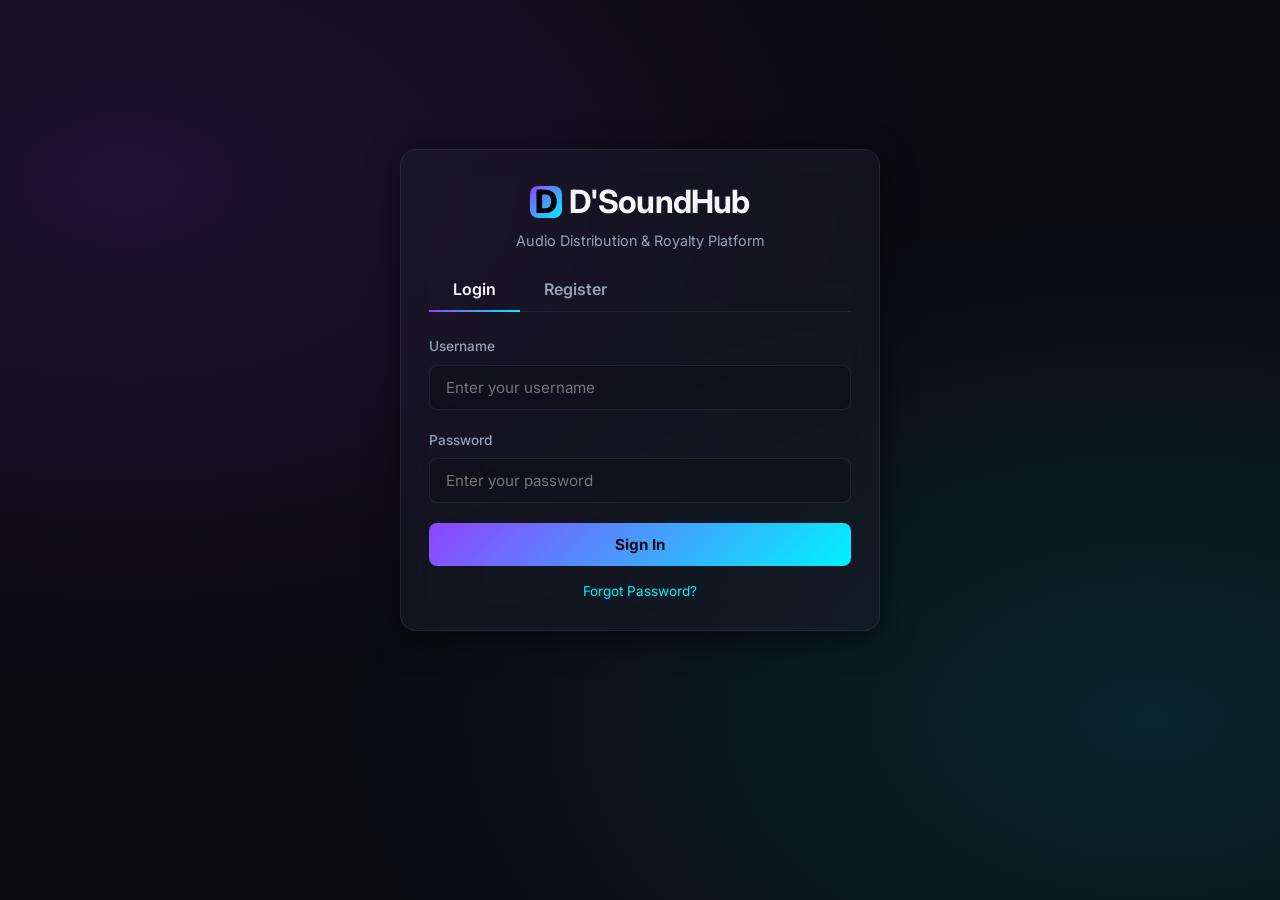
<file: frontend/dashboard-listener.html>
<!DOCTYPE html>
<html lang="en">
<head>
  <meta charset="UTF-8">
  <meta name="viewport" content="width=device-width, initial-scale=1.0">
  <title>D'SoundHub — Catalog</title>
  <link rel="stylesheet" href="style.css">
  <style>
    .catalog-header {
      display: flex;
      flex-wrap: wrap;
      gap: 1rem;
      align-items: center;
      margin-bottom: 1.5rem;
    }
    .catalog-header .search-box {
      flex: 1;
      min-width: 200px;
      position: relative;
    }
    .catalog-header .search-box input {
      padding-left: 2.5rem;
    }
    .catalog-header .search-box .search-icon {
      position: absolute;
      left: 0.75rem;
      top: 50%;
      transform: translateY(-50%);
      color: var(--text-muted);
      font-size: 1rem;
    }
    .filter-group {
      display: flex;
      gap: 0.75rem;
      flex-wrap: wrap;
    }
    .filter-group select {
      min-width: 140px;
    }

    .card-grid {
      display: grid;
      grid-template-columns: repeat(auto-fill, minmax(220px, 1fr));
      gap: 1.25rem;
      margin-top: 0.5rem;
    }

    .song-card {
      background: var(--bg-card);
      backdrop-filter: blur(16px);
      -webkit-backdrop-filter: blur(16px);
      border: 1px solid var(--border-color);
      border-radius: 16px;
      overflow: hidden;
      transition: var(--transition);
      display: flex;
      flex-direction: column;
    }
    .song-card:hover {
      border-color: rgba(255,255,255,0.15);
      transform: translateY(-4px);
      box-shadow: 0 12px 40px rgba(0,0,0,0.4);
    }

    .card-art {
      height: 140px;
      display: flex;
      align-items: center;
      justify-content: center;
      font-size: 3rem;
      position: relative;
    }
    .card-art .play-overlay {
      position: absolute;
      inset: 0;
      display: flex;
      align-items: center;
      justify-content: center;
      background: rgba(0,0,0,0.3);
      opacity: 0;
      transition: var(--transition);
      cursor: pointer;
    }
    .song-card:hover .card-art .play-overlay {
      opacity: 1;
    }
    .play-overlay .circle-btn {
      width: 48px;
      height: 48px;
      border-radius: 50%;
      background: rgba(255,255,255,0.9);
      border: none;
      color: #000;
      font-size: 1.2rem;
      cursor: pointer;
      display: flex;
      align-items: center;
      justify-content: center;
      transition: var(--transition);
    }
    .play-overlay .circle-btn:hover {
      transform: scale(1.1);
    }

    .card-body {
      padding: 1rem;
      flex: 1;
      display: flex;
      flex-direction: column;
      gap: 0.35rem;
    }
    .card-body .card-title-text {
      font-weight: 600;
      font-size: 1rem;
      white-space: nowrap;
      overflow: hidden;
      text-overflow: ellipsis;
    }
    .card-body .card-artist {
      font-size: 0.8rem;
      color: var(--text-muted);
    }
    .card-body .card-genre {
      font-size: 0.7rem;
      text-transform: uppercase;
      letter-spacing: 0.05em;
      color: var(--accent-secondary);
      font-weight: 600;
    }
    .card-body .card-footer {
      display: flex;
      justify-content: space-between;
      align-items: center;
      margin-top: auto;
      padding-top: 0.5rem;
      border-top: 1px solid var(--border-color);
    }
    .card-footer .price {
      font-weight: 700;
      color: var(--accent-secondary);
      font-size: 1rem;
    }
    .card-footer .actions {
      display: flex;
      gap: 0.4rem;
    }
    .card-footer .actions .btn {
      padding: 0.3rem 0.6rem;
      font-size: 0.75rem;
    }

    .no-songs {
      grid-column: 1 / -1;
      text-align: center;
      padding: 3rem;
      color: var(--text-muted);
    }

    @media (max-width: 600px) {
      .card-grid {
        grid-template-columns: repeat(auto-fill, minmax(160px, 1fr));
        gap: 0.75rem;
      }
      .card-art {
        height: 100px;
        font-size: 2rem;
      }
    }
  </style>
</head>
<body>
  <nav class="navbar">
    <div class="container navbar-container">
      <div class="brand">
        <div class="brand-icon">D</div> D'SoundHub
      </div>
      <div class="nav-user">
        <div class="user-badge">
          <span class="user-role role-listener">Listener</span>
          <span id="nav-username" style="font-weight: 600;">Username</span>
        </div>
        <div class="user-badge" id="balance-badge" style="gap: 0.25rem;">
          <span>Balance:</span>
          <span id="nav-balance" style="font-weight: 700; color: var(--accent-secondary);">0 pts</span>
        </div>
        <button class="btn btn-secondary" onclick="window.location.href='topup.html'" style="padding: 0.35rem 0.8rem; font-size: 0.85rem;">
          Top Up
        </button>
        <button class="btn btn-secondary" onclick="window.location.href='my-library.html'" style="padding: 0.35rem 0.8rem; font-size: 0.85rem;">
          My Library
        </button>
        <button class="btn btn-secondary" onclick="performLogout()" style="padding: 0.35rem 0.8rem; font-size: 0.85rem;">
          Logout
        </button>
      </div>
    </div>
  </nav>

  <main class="container mt-4">
    <div class="flex-between mb-4">
      <div>
        <h1 style="margin-bottom: 0.2rem;">Music Catalog</h1>
        <p style="color: var(--text-muted); font-size: 0.9rem;">Discover, preview, and purchase your favorite tracks.</p>
      </div>
    </div>

    <div class="catalog-header">
      <div class="search-box">
        <span class="search-icon">&#128269;</span>
        <input type="text" id="search-input" class="form-control" placeholder="Search by title..." oninput="applyFilters()">
      </div>
      <div class="filter-group">
        <select id="filter-genre" class="form-control" onchange="applyFilters()">
          <option value="">All Genres</option>
        </select>
        <select id="filter-artist" class="form-control" onchange="applyFilters()">
          <option value="">All Artists</option>
        </select>
        <select id="sort-price" class="form-control" onchange="applyFilters()">
          <option value="">Default order</option>
          <option value="asc">Price: Low to High</option>
          <option value="desc">Price: High to Low</option>
        </select>
      </div>
    </div>

    <div id="catalog-grid" class="card-grid">
      <div class="no-songs">Loading catalog...</div>
    </div>
  </main>

  <div id="player-bar" class="player-bar">
    <div class="player-container">
      <div class="player-info">
        <div id="player-track-title" class="player-title">Track Title</div>
        <div id="player-track-artist" class="player-artist">Artist</div>
      </div>
      <div class="player-controls">
        <div class="control-buttons">
          <button id="player-play-pause-btn" class="play-pause-btn">&#9654;</button>
        </div>
        <div class="player-timeline">
          <span id="player-time-current" class="time-display">0:00</span>
          <input type="range" id="player-timeline-slider" class="timeline-slider" min="0" max="100" value="0">
          <span id="player-time-duration" class="time-display">0:00</span>
        </div>
      </div>
      <div class="player-volume">
        <span class="volume-icon">&#128266;</span>
        <input type="range" id="player-volume-slider" class="volume-slider" min="0" max="1" step="0.05" value="0.7">
      </div>
    </div>
  </div>

  <script src="js/api.js"></script>
  <script>
    const authUser = requireAuth(['LISTENER']);
    if (authUser) {
      document.getElementById('nav-username').textContent = authUser.username;
    }

    let allSongs = [];
    let librarySongIds = new Set();
    let artistMap = {};
    let currentAudio = null;
    let currentSongId = null;
    let isPlaying = false;

    const GRADIENTS = [
      ['#667eea', '#764ba2'],
      ['#f093fb', '#f5576c'],
      ['#4facfe', '#00f2fe'],
      ['#43e97b', '#38f9d7'],
      ['#fa709a', '#fee140'],
      ['#a18cd1', '#fbc2eb'],
      ['#fccb90', '#d57eeb'],
      ['#e0c3fc', '#8ec5fc'],
      ['#f5576c', '#ff6f91'],
      ['#30cfd0', '#330867'],
      ['#a8edea', '#fed6e3'],
      ['#5ee7df', '#b490ca'],
      ['#d4fc79', '#96e6a1'],
      ['#84fab0', '#8fd3f4'],
      ['#cfd9df', '#e2ebf0'],
      ['#a1c4fd', '#c2e9fb'],
    ];

    window.addEventListener('DOMContentLoaded', async () => {
      await Promise.all([loadArtists(), loadBalance(), loadLibrary()]);
      await loadCatalog();
    });

    async function loadArtists() {
      try {
        const response = await apiCall(`${AUDIO_SERVICE_URL}/api/audio/artists`);
        if (!response.ok) return;
        const artists = await response.json();
        const select = document.getElementById('filter-artist');
        artists.forEach(a => {
          artistMap[a.id] = a.username;
          const opt = document.createElement('option');
          opt.value = a.id;
          opt.textContent = a.username;
          select.appendChild(opt);
        });
      } catch (e) {
        console.warn('Failed to load artists');
      }
    }

    async function loadBalance() {
      try {
        const response = await apiCall(`${AUTH_SERVICE_URL}/api/auth/balance`);
        if (!response.ok) return;
        const data = await response.json();
        const balance = parseFloat(data.balance || 0);
        document.getElementById('nav-balance').textContent = formatCurrency(balance) + ' pts';
      } catch (e) {
        console.warn('Balance load failed');
      }
    }

    async function loadLibrary() {
      try {
        const response = await apiCall(`${AUDIO_SERVICE_URL}/api/audio/my-library`);
        if (!response.ok) return;
        const data = await response.json();
        librarySongIds = new Set(data.map(s => s.id));
      } catch (e) {
        console.warn('Library load failed');
      }
    }

    async function loadCatalog() {
      try {
        const response = await apiCall(`${AUDIO_SERVICE_URL}/api/audio/songs`);
        if (!response.ok) throw new Error('Failed to load songs');
        allSongs = await response.json();
        populateGenreFilter();
        applyFilters();
      } catch (error) {
        document.getElementById('catalog-grid').innerHTML =
          `<div class="no-songs" style="color:var(--danger);">Failed to load catalog</div>`;
        showToast('Error: ' + error.message, 'danger');
      }
    }

    function populateGenreFilter() {
      const genres = [...new Set(allSongs.map(s => s.genre).filter(Boolean))];
      const select = document.getElementById('filter-genre');
      genres.forEach(g => {
        const opt = document.createElement('option');
        opt.value = g;
        opt.textContent = g;
        select.appendChild(opt);
      });
    }

    function applyFilters() {
      const query = document.getElementById('search-input').value.toLowerCase().trim();
      const genreFilter = document.getElementById('filter-genre').value;
      const artistFilter = document.getElementById('filter-artist').value;
      const sortOrder = document.getElementById('sort-price').value;

      let filtered = allSongs.filter(song => {
        if (query && !song.title.toLowerCase().includes(query)) return false;
        if (genreFilter && song.genre !== genreFilter) return false;
        if (artistFilter && song.artistId !== artistFilter) return false;
        return true;
      });

      if (sortOrder === 'asc') {
        filtered.sort((a, b) => parseFloat(a.price) - parseFloat(b.price));
      } else if (sortOrder === 'desc') {
        filtered.sort((a, b) => parseFloat(b.price) - parseFloat(a.price));
      }

      renderCatalog(filtered);
    }

    function renderCatalog(songs) {
      const grid = document.getElementById('catalog-grid');
      if (songs.length === 0) {
        grid.innerHTML = `<div class="no-songs">No songs match your criteria.</div>`;
        return;
      }

      grid.innerHTML = songs.map((song, index) => {
        const isPurchased = librarySongIds.has(song.id);
        const gradient = GRADIENTS[index % GRADIENTS.length];
        const artistName = artistMap[song.artistId] || song.artistId.substring(0, 8) + '...';

        const buyHtml = isPurchased
          ? `<span class="badge-status status-active" style="font-size:0.7rem;">Purchased</span>`
          : `<button class="btn btn-primary" onclick="buySong('${song.id}','${song.title.replace(/'/g, "\\'")}',${song.price})" style="padding:0.3rem 0.6rem;font-size:0.75rem;">Buy</button>`;

        return `
          <div class="song-card">
            <div class="card-art" style="background: linear-gradient(135deg, ${gradient[0]}, ${gradient[1]});">
              <span>🎵</span>
              <div class="play-overlay" onclick="playPreview('${song.id}','${song.title.replace(/'/g, "\\'")}','${artistName}')">
                <button class="circle-btn">&#9654;</button>
              </div>
            </div>
            <div class="card-body">
              <div class="card-title-text" title="${song.title}">${song.title}</div>
              <div class="card-genre">${song.genre || '—'}</div>
              <div class="card-artist">${artistName}</div>
              <div class="card-footer">
                <span class="price">${formatCurrency(song.price)} pts</span>
                <div class="actions">
                  <button class="btn btn-secondary" onclick="playPreview('${song.id}','${song.title.replace(/'/g, "\\'")}','${artistName}')" style="padding:0.3rem 0.6rem;font-size:0.75rem;">Preview</button>
                  ${buyHtml}
                </div>
              </div>
            </div>
          </div>
        `;
      }).join('');
    }

    function buySong(songId, title, price) {
      const params = new URLSearchParams({ songId, title, price });
      window.location.href = `transaction.html?${params.toString()}`;
    }

    /* ----- PLAYER (unchanged) ----- */
    async function playPreview(songId, songTitle, artistName) {
      try {
        if (currentSongId === songId && currentAudio) {
          if (isPlaying) { currentAudio.pause(); } else { await currentAudio.play(); }
          return;
        }
        if (currentAudio) { currentAudio.pause(); currentAudio = null; }

        const response = await apiCall(`${AUDIO_SERVICE_URL}/api/audio/preview/${songId}`);
        const blob = await response.blob();
        const audioUrl = URL.createObjectURL(blob);

        currentAudio = new Audio(audioUrl);
        currentSongId = songId;

        const playerBar = document.getElementById('player-bar');
        playerBar.classList.add('active');

        document.getElementById('player-track-title').textContent = songTitle;
        document.getElementById('player-track-artist').textContent = artistName;

        const playPauseBtn = document.getElementById('player-play-pause-btn');
        const timeline = document.getElementById('player-timeline-slider');
        const timeCurrent = document.getElementById('player-time-current');
        const timeDuration = document.getElementById('player-time-duration');
        const volumeSlider = document.getElementById('player-volume-slider');

        currentAudio.addEventListener('play', () => { isPlaying = true; playPauseBtn.innerHTML = '&#9610;&#9610;'; });
        currentAudio.addEventListener('pause', () => { isPlaying = false; playPauseBtn.innerHTML = '&#9654;'; });
        currentAudio.addEventListener('timeupdate', () => {
          if (!currentAudio) return;
          const progress = (currentAudio.currentTime / currentAudio.duration) * 100;
          timeline.value = progress || 0;
          timeCurrent.textContent = formatDuration(currentAudio.currentTime);
        });
        currentAudio.addEventListener('loadedmetadata', () => {
          timeDuration.textContent = formatDuration(currentAudio.duration);
        });
        currentAudio.addEventListener('ended', () => {
          isPlaying = false; playPauseBtn.innerHTML = '&#9654;'; timeline.value = 0; timeCurrent.textContent = '0:00';
        });

        playPauseBtn.onclick = () => { if (isPlaying) currentAudio.pause(); else currentAudio.play(); };
        timeline.oninput = () => { const t = (timeline.value / 100) * currentAudio.duration; currentAudio.currentTime = t; };
        volumeSlider.oninput = () => { currentAudio.volume = volumeSlider.value; };
        currentAudio.volume = volumeSlider.value;
        await currentAudio.play();
      } catch (error) {
        showToast('Playback error: ' + error.message, 'danger');
      }
    }
  </script>
</body>
</html>
</file>
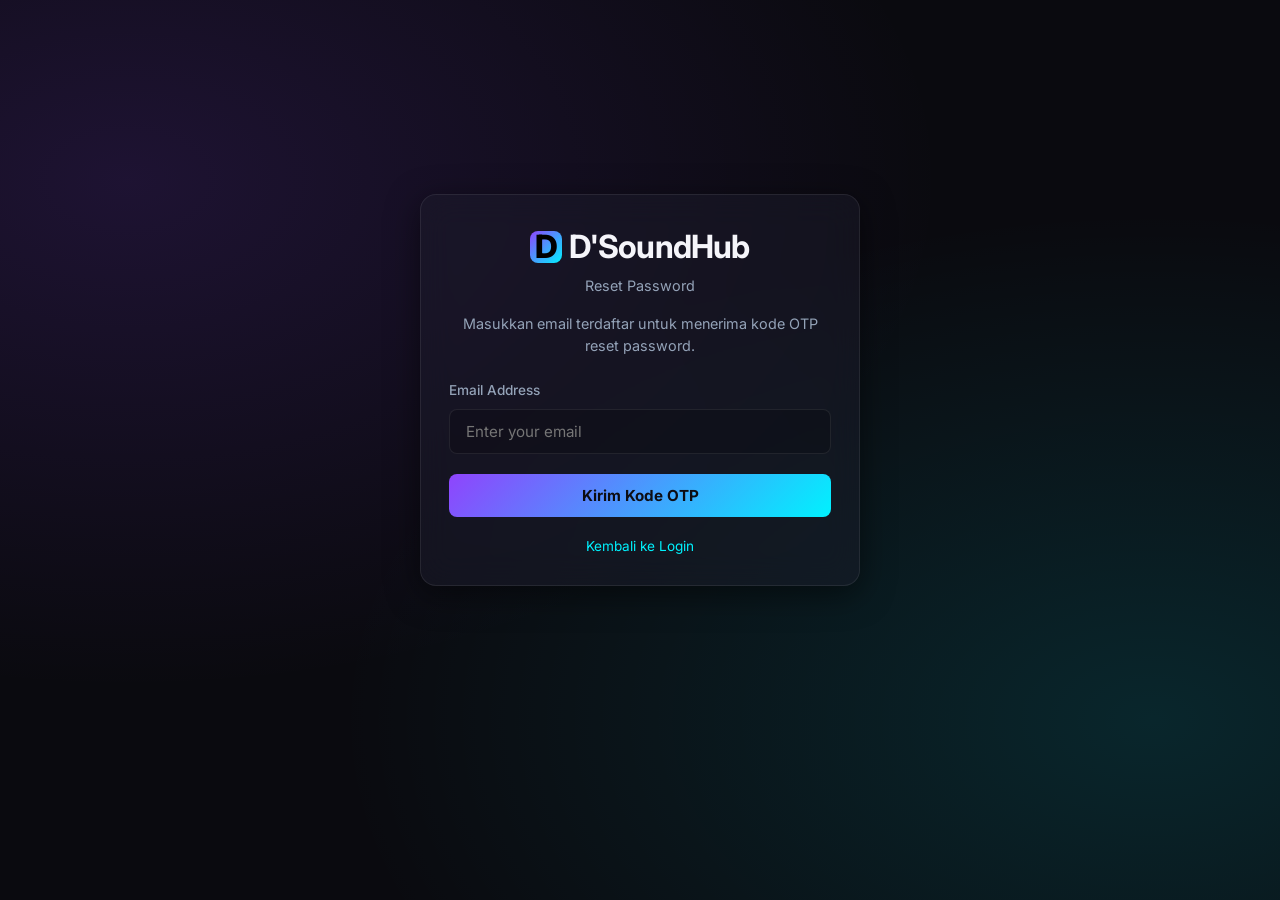
<file: frontend/forgot-password.html>
<!DOCTYPE html>
<html lang="en">
<head>
  <meta charset="UTF-8">
  <meta name="viewport" content="width=device-width, initial-scale=1.0">
  <title>D'SoundHub — Reset Password</title>
  <link rel="stylesheet" href="style.css">
</head>
<body>
  <div class="container login-wrapper">
    <div class="card login-card" style="max-width: 440px;">
      <div class="text-center mb-4">
        <h2 style="font-size: 2rem; font-weight: 700; margin-bottom: 0.25rem;">
          <span class="brand-icon">D</span> D'SoundHub
        </h2>
        <p style="color: var(--text-muted); font-size: 0.9rem;">Reset Password</p>
      </div>

      <!-- Step 1: Input Email -->
      <div id="step-email">
        <p style="color: var(--text-muted); font-size: 0.9rem; text-align: center; margin-bottom: 1.5rem;">
          Masukkan email terdaftar untuk menerima kode OTP reset password.
        </p>
        <form id="forgot-form" onsubmit="handleForgotPassword(event)">
          <div class="form-group">
            <label for="fp-email">Email Address</label>
            <input type="email" id="fp-email" class="form-control" placeholder="Enter your email" required autocomplete="email">
          </div>
          <button type="submit" class="btn btn-primary btn-block mt-4" id="fp-send-btn">
            Kirim Kode OTP
          </button>
        </form>
        <div style="text-align: center; margin-top: 1rem;">
          <a href="login.html" style="font-size: 0.85rem; color: var(--accent-secondary);">Kembali ke Login</a>
        </div>
      </div>

      <!-- Step 2: Input OTP + New Password -->
      <div id="step-reset" style="display: none;">
        <p style="color: var(--text-muted); font-size: 0.9rem; text-align: center; margin-bottom: 0.25rem;">
          Kode OTP telah dikirim ke:
        </p>
        <p id="fp-email-display" style="font-weight: 600; color: var(--accent-secondary); text-align: center; font-size: 0.95rem; margin-bottom: 1.5rem;"></p>

        <form id="reset-form" onsubmit="handleResetPassword(event)">
          <div class="form-group">
            <label>Kode OTP</label>
            <div style="display: flex; gap: 8px; justify-content: center; margin: 0.5rem 0 1rem;">
              <input type="text" class="rp-otp-input" maxlength="1" inputmode="numeric" pattern="[0-9]" autofocus
                     oninput="rpMoveNext(this, 0)" onkeydown="rpMoveBack(this, 0)" style="width: 48px; height: 56px; text-align: center; font-size: 1.5rem; font-weight: 700; border-radius: 12px; border: 1px solid var(--border-color); background: var(--bg-secondary); color: var(--text-main); outline: none;">
              <input type="text" class="rp-otp-input" maxlength="1" inputmode="numeric" pattern="[0-9]"
                     oninput="rpMoveNext(this, 1)" onkeydown="rpMoveBack(this, 1)" style="width: 48px; height: 56px; text-align: center; font-size: 1.5rem; font-weight: 700; border-radius: 12px; border: 1px solid var(--border-color); background: var(--bg-secondary); color: var(--text-main); outline: none;">
              <input type="text" class="rp-otp-input" maxlength="1" inputmode="numeric" pattern="[0-9]"
                     oninput="rpMoveNext(this, 2)" onkeydown="rpMoveBack(this, 2)" style="width: 48px; height: 56px; text-align: center; font-size: 1.5rem; font-weight: 700; border-radius: 12px; border: 1px solid var(--border-color); background: var(--bg-secondary); color: var(--text-main); outline: none;">
              <input type="text" class="rp-otp-input" maxlength="1" inputmode="numeric" pattern="[0-9]"
                     oninput="rpMoveNext(this, 3)" onkeydown="rpMoveBack(this, 3)" style="width: 48px; height: 56px; text-align: center; font-size: 1.5rem; font-weight: 700; border-radius: 12px; border: 1px solid var(--border-color); background: var(--bg-secondary); color: var(--text-main); outline: none;">
              <input type="text" class="rp-otp-input" maxlength="1" inputmode="numeric" pattern="[0-9]"
                     oninput="rpMoveNext(this, 4)" onkeydown="rpMoveBack(this, 4)" style="width: 48px; height: 56px; text-align: center; font-size: 1.5rem; font-weight: 700; border-radius: 12px; border: 1px solid var(--border-color); background: var(--bg-secondary); color: var(--text-main); outline: none;">
              <input type="text" class="rp-otp-input" maxlength="1" inputmode="numeric" pattern="[0-9]"
                     oninput="rpMoveNext(this, 5)" onkeydown="rpMoveBack(this, 5)" style="width: 48px; height: 56px; text-align: center; font-size: 1.5rem; font-weight: 700; border-radius: 12px; border: 1px solid var(--border-color); background: var(--bg-secondary); color: var(--text-main); outline: none;">
            </div>
            <input type="hidden" id="rp-email" value="">
            <input type="hidden" id="rp-otp-code" value="">
          </div>

          <div class="form-group">
            <label for="rp-new-password">Password Baru</label>
            <input type="password" id="rp-new-password" class="form-control" placeholder="Min. 8 karakter" required minlength="8" autocomplete="new-password">
          </div>
          <div class="form-group">
            <label for="rp-confirm-password">Konfirmasi Password</label>
            <input type="password" id="rp-confirm-password" class="form-control" placeholder="Ulangi password baru" required minlength="8" autocomplete="new-password">
          </div>

          <button type="submit" class="btn btn-primary btn-block mt-4" id="rp-reset-btn">
            Reset Password
          </button>
        </form>

        <div style="text-align: center; margin-top: 1rem;">
          <a href="login.html" style="font-size: 0.85rem; color: var(--accent-secondary);">Kembali ke Login</a>
        </div>
      </div>
    </div>
  </div>

  <script src="js/api.js"></script>
  <script>
    function rpMoveNext(input, index) {
      if (input.value.length === 1 && index < 5) {
        document.querySelectorAll('.rp-otp-input')[index + 1].focus();
      }
      rpUpdateOtp();
    }

    function rpMoveBack(input, index) {
      if (event.key === 'Backspace' && input.value.length === 0 && index > 0) {
        document.querySelectorAll('.rp-otp-input')[index - 1].focus();
      }
    }

    function rpUpdateOtp() {
      const inputs = document.querySelectorAll('.rp-otp-input');
      const code = Array.from(inputs).map(i => i.value).join('');
      document.getElementById('rp-otp-code').value = code;
    }

    async function handleForgotPassword(e) {
      e.preventDefault();
      const email = document.getElementById('fp-email').value.trim();
      const btn = document.getElementById('fp-send-btn');

      btn.disabled = true;
      btn.textContent = 'Mengirim...';

      try {
        const response = await apiCall(`${AUTH_SERVICE_URL}/api/auth/forgot-password`, {
          method: 'POST',
          headers: { 'Content-Type': 'application/json' },
          body: JSON.stringify({ email })
        });

        if (!response.ok) {
          const err = await response.json().catch(() => ({}));
          throw new Error(err.message || 'Gagal mengirim OTP');
        }

        // Show step 2
        document.getElementById('step-email').style.display = 'none';
        document.getElementById('step-reset').style.display = 'block';
        document.getElementById('rp-email').value = email;
        document.getElementById('fp-email-display').textContent = email;
        showToast('Kode OTP telah dikirim ke email Anda!', 'success');

      } catch (error) {
        showToast(error.message, 'danger');
        btn.disabled = false;
        btn.textContent = 'Kirim Kode OTP';
      }
    }

    async function handleResetPassword(e) {
      e.preventDefault();
      const email = document.getElementById('rp-email').value;
      const otpCode = document.getElementById('rp-otp-code').value;
      const newPassword = document.getElementById('rp-new-password').value;
      const confirmPassword = document.getElementById('rp-confirm-password').value;

      if (otpCode.length !== 6) {
        showToast('Masukkan 6 digit kode OTP', 'warning');
        return;
      }

      if (newPassword !== confirmPassword) {
        showToast('Password tidak cocok', 'warning');
        return;
      }

      const btn = document.getElementById('rp-reset-btn');
      btn.disabled = true;
      btn.textContent = 'Mereset...';

      try {
        const response = await apiCall(`${AUTH_SERVICE_URL}/api/auth/reset-password`, {
          method: 'POST',
          headers: { 'Content-Type': 'application/json' },
          body: JSON.stringify({ email, code: otpCode, newPassword })
        });

        if (!response.ok) {
          const err = await response.json().catch(() => ({}));
          throw new Error(err.message || 'Reset password gagal');
        }

        showToast('Password berhasil direset! Silakan login.', 'success');
        setTimeout(() => { window.location.href = 'login.html'; }, 1500);

      } catch (error) {
        showToast(error.message, 'danger');
        btn.disabled = false;
        btn.textContent = 'Reset Password';
      }
    }
  </script>
</body>
</html>
</file>
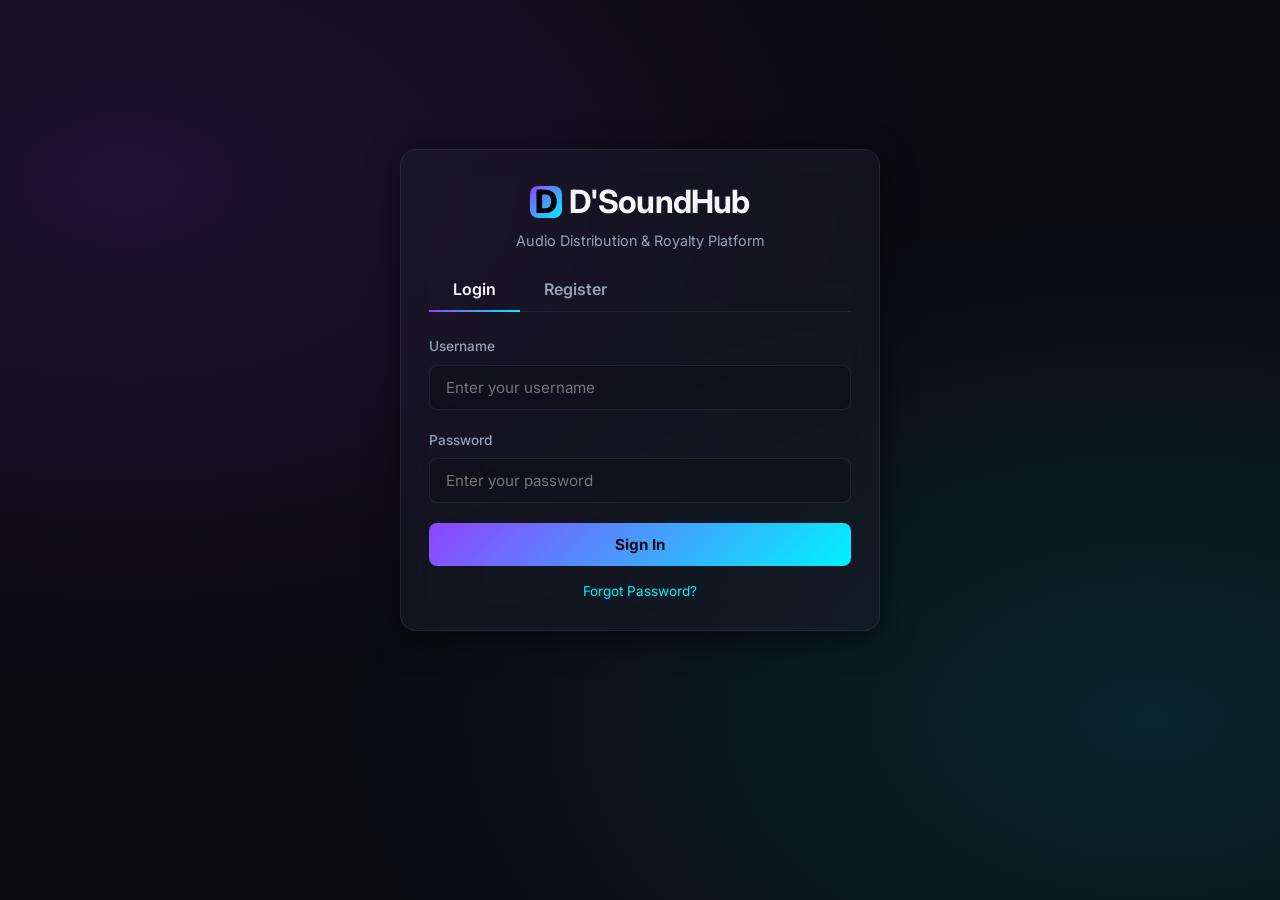
<file: frontend/login.html>
<!DOCTYPE html>
<html lang="en">
<head>
  <meta charset="UTF-8">
  <meta name="viewport" content="width=device-width, initial-scale=1.0">
  <title>D'SoundHub — Login & Registration</title>
  <link rel="stylesheet" href="style.css">
</head>
<body>
  <div class="container login-wrapper">
    <div class="card login-card">
      <div class="text-center mb-4">
        <h2 style="font-size: 2rem; font-weight: 700; margin-bottom: 0.25rem;">
          <span class="brand-icon">D</span> D'SoundHub
        </h2>
        <p style="color: var(--text-muted); font-size: 0.9rem;">Audio Distribution & Royalty Platform</p>
      </div>

      <div class="tabs">
        <button class="tab-btn active" onclick="switchTab('login')">Login</button>
        <button class="tab-btn" onclick="switchTab('register')">Register</button>
      </div>

      <!-- Login Form -->
      <div id="login-tab" class="tab-content active">
        <form id="login-form" onsubmit="handleLogin(event)">
          <div class="form-group">
            <label for="login-username">Username</label>
            <input type="text" id="login-username" class="form-control" placeholder="Enter your username" required autocomplete="username">
          </div>
          <div class="form-group">
            <label for="login-password">Password</label>
            <input type="password" id="login-password" class="form-control" placeholder="Enter your password" required autocomplete="current-password">
          </div>
          <button type="submit" class="btn btn-primary btn-block mt-4" id="login-btn">
            Sign In
          </button>
          <div class="form-footer" style="text-align: center; margin-top: 0.75rem;">
            <a href="forgot-password.html" style="font-size: 0.85rem; color: var(--accent-secondary);">Forgot Password?</a>
          </div>
        </form>
      </div>

      <!-- Register Form -->
      <div id="register-tab" class="tab-content">
        <form id="register-form" onsubmit="handleRegister(event)">
          <div class="form-group">
            <label for="register-username">Username</label>
            <input type="text" id="register-username" class="form-control" placeholder="Choose a username" required minlength="3" maxlength="50" autocomplete="username">
          </div>
          <div class="form-group">
            <label for="register-email">Email Address</label>
            <input type="email" id="register-email" class="form-control" placeholder="Enter your email" required autocomplete="email">
          </div>
          <div class="form-group">
            <label for="register-password">Password</label>
            <input type="password" id="register-password" class="form-control" placeholder="Create a strong password" required minlength="6" autocomplete="new-password">
          </div>
          <div class="form-group">
            <label for="register-role">I want to join as</label>
            <select id="register-role" class="form-control" required>
              <option value="LISTENER">Listener (Explore & buy music)</option>
              <option value="ARTIST">Artist (Upload & monetize audio)</option>
            </select>
          </div>
          <button type="submit" class="btn btn-primary btn-block mt-4" id="register-btn">
            Create Account
          </button>
        </form>
      </div>
    </div>
  </div>

  <script src="js/api.js"></script>
  <script>
    // Redirect if already logged in
    window.addEventListener('DOMContentLoaded', () => {
      const token = getToken();
      const role = getRole();
      if (token && role) {
        if (role === 'ADMIN') window.location.href = 'dashboard-admin.html';
        else if (role === 'ARTIST') window.location.href = 'dashboard-artist.html';
        else if (role === 'LISTENER') window.location.href = 'dashboard-listener.html';
      }
    });

    function switchTab(tab) {
      // Toggle tabs
      document.querySelectorAll('.tab-btn').forEach(btn => btn.classList.remove('active'));
      document.querySelectorAll('.tab-content').forEach(content => content.classList.remove('active'));

      if (tab === 'login') {
        document.querySelectorAll('.tab-btn')[0].classList.add('active');
        document.getElementById('login-tab').classList.add('active');
      } else {
        document.querySelectorAll('.tab-btn')[1].classList.add('active');
        document.getElementById('register-tab').classList.add('active');
      }
    }

    async function handleLogin(e) {
      e.preventDefault();
      const username = document.getElementById('login-username').value.trim();
      const password = document.getElementById('login-password').value;
      const btn = document.getElementById('login-btn');

      btn.disabled = true;
      btn.textContent = 'Signing in...';

      try {
        const response = await fetch(`${AUTH_SERVICE_URL}/api/auth/login`, {
          method: 'POST',
          headers: {
            'Content-Type': 'application/json'
          },
          body: JSON.stringify({ username, password })
        });

        if (!response.ok) {
          const errorData = await response.json().catch(() => ({}));
          let errMsg = errorData.error || errorData.message;
          if (!errMsg) {
            const values = Object.values(errorData);
            if (values.length > 0) {
              errMsg = values.join(', ');
            }
          }
          throw new Error(errMsg || 'Login failed. Invalid credentials.');
        }

        const data = await response.json();
        
        // Save auth details
        setAuth(data.token, data.role, data.username, data.sessionId);
        
        showToast('Login successful! Redirecting...', 'success');

        // Redirect after a short delay to display toast
        setTimeout(() => {
          if (data.role === 'ADMIN') window.location.href = 'dashboard-admin.html';
          else if (data.role === 'ARTIST') window.location.href = 'dashboard-artist.html';
          else window.location.href = 'dashboard-listener.html';
        }, 1000);

      } catch (error) {
        const errMsg = error.message || '';
        if (errMsg.toLowerCase().includes('belum diverifikasi')) {
          showToast(errMsg, 'warning');
          // Show confirmation link
          const confirmHtml = `<div id="unverified-banner" style="margin-top: 0.75rem; text-align: center; background: rgba(245, 158, 11, 0.1); border: 1px solid rgba(245, 158, 11, 0.25); border-radius: 10px; padding: 0.75rem;">
            <p style="font-size: 0.85rem; color: var(--warning); margin-bottom: 0.5rem;">${errMsg}</p>
            <a href="verify-otp.html" style="font-size: 0.85rem; color: var(--accent-secondary); font-weight: 600;">Konfirmasi Akun</a>
          </div>`;
          document.getElementById('login-form').insertAdjacentHTML('afterend', confirmHtml);
        } else {
          showToast(errMsg, 'danger');
        }
        btn.disabled = false;
        btn.textContent = 'Sign In';
      }
    }

    async function handleRegister(e) {
      e.preventDefault();
      const username = document.getElementById('register-username').value.trim();
      const email = document.getElementById('register-email').value.trim();
      const password = document.getElementById('register-password').value;
      const role = document.getElementById('register-role').value;
      const btn = document.getElementById('register-btn');

      btn.disabled = true;
      btn.textContent = 'Creating account...';

      try {
        const response = await fetch(`${AUTH_SERVICE_URL}/api/auth/register`, {
          method: 'POST',
          headers: {
            'Content-Type': 'application/json'
          },
          body: JSON.stringify({ username, email, password, role })
        });

        if (!response.ok) {
          const errorData = await response.json().catch(() => ({}));
          let errMsg = errorData.error || errorData.message;
          if (!errMsg) {
            const values = Object.values(errorData);
            if (values.length > 0) {
              errMsg = values.join(', ');
            }
          }
          throw new Error(errMsg || 'Registration failed.');
        }

        const data = await response.json();
        const registeredEmail = data.email || email;
        showToast('Registrasi berhasil! Cek email untuk OTP.', 'success');

        // Redirect to OTP verification page
        setTimeout(() => {
          window.location.href = `verify-otp.html?email=${encodeURIComponent(registeredEmail)}`;
        }, 1200);

      } catch (error) {
        showToast(error.message, 'danger');
      } finally {
        btn.disabled = false;
        btn.textContent = 'Create Account';
      }
    }
  </script>
</body>
</html>
</file>
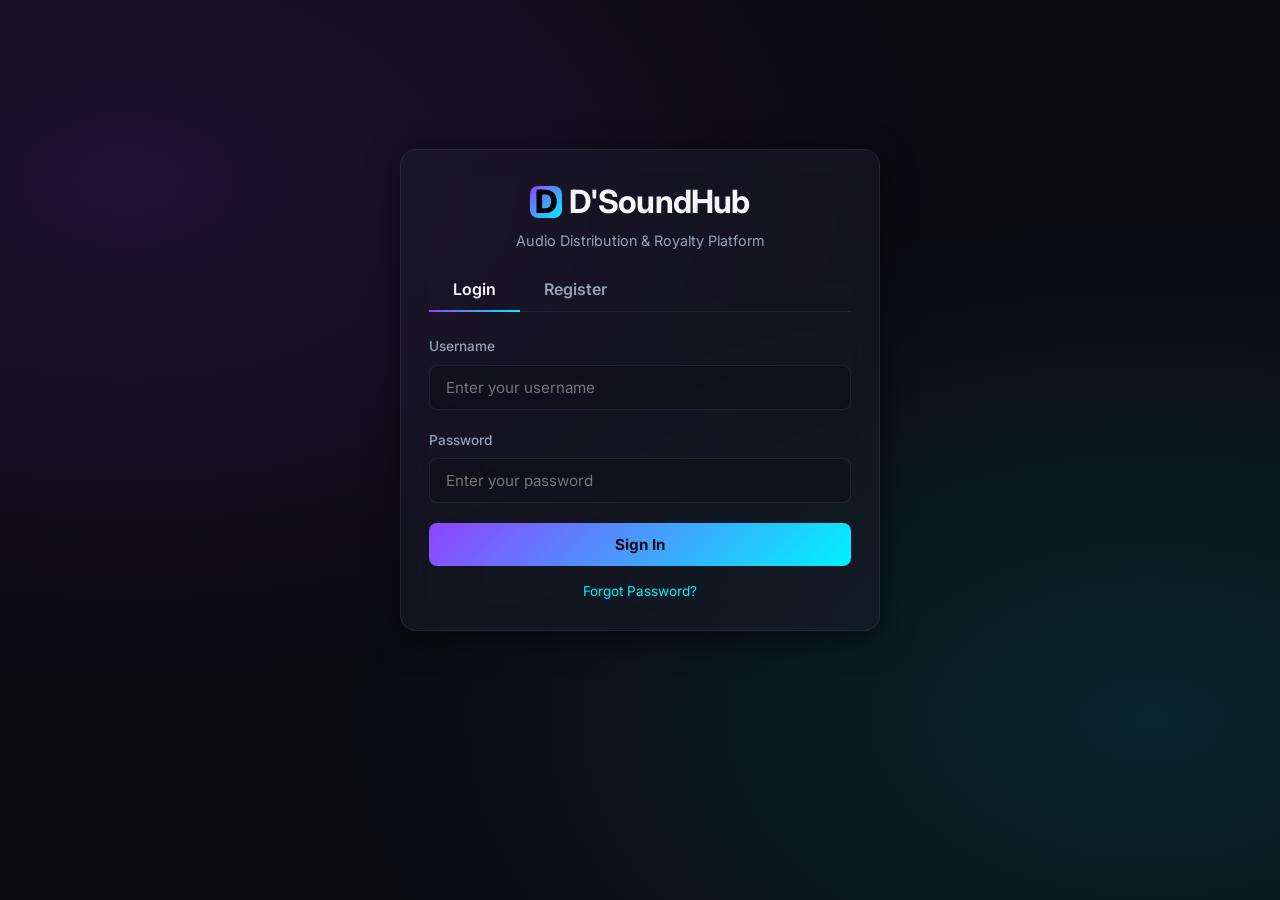
<file: frontend/my-library.html>
<!DOCTYPE html>
<html lang="en">
<head>
  <meta charset="UTF-8">
  <meta name="viewport" content="width=device-width, initial-scale=1.0">
  <title>D'SoundHub — My Library</title>
  <link rel="stylesheet" href="style.css">
  <style>
    .card-grid {
      display: grid;
      grid-template-columns: repeat(auto-fill, minmax(220px, 1fr));
      gap: 1.25rem;
      margin-top: 1rem;
    }

    .song-card {
      background: var(--bg-card);
      backdrop-filter: blur(16px);
      -webkit-backdrop-filter: blur(16px);
      border: 1px solid var(--border-color);
      border-radius: 16px;
      overflow: hidden;
      transition: var(--transition);
      display: flex;
      flex-direction: column;
    }
    .song-card:hover {
      border-color: rgba(255,255,255,0.15);
      transform: translateY(-4px);
      box-shadow: 0 12px 40px rgba(0,0,0,0.4);
    }

    .card-art {
      height: 140px;
      display: flex;
      align-items: center;
      justify-content: center;
      font-size: 3rem;
      position: relative;
    }
    .card-art .play-overlay {
      position: absolute;
      inset: 0;
      display: flex;
      align-items: center;
      justify-content: center;
      background: rgba(0,0,0,0.3);
      opacity: 0;
      transition: var(--transition);
      cursor: pointer;
    }
    .song-card:hover .card-art .play-overlay {
      opacity: 1;
    }
    .play-overlay .circle-btn {
      width: 48px;
      height: 48px;
      border-radius: 50%;
      background: rgba(255,255,255,0.9);
      border: none;
      color: #000;
      font-size: 1.2rem;
      cursor: pointer;
      display: flex;
      align-items: center;
      justify-content: center;
      transition: var(--transition);
    }
    .play-overlay .circle-btn:hover {
      transform: scale(1.1);
    }

    .card-body {
      padding: 1rem;
      flex: 1;
      display: flex;
      flex-direction: column;
      gap: 0.35rem;
    }
    .card-body .card-title-text {
      font-weight: 600;
      font-size: 1rem;
      white-space: nowrap;
      overflow: hidden;
      text-overflow: ellipsis;
    }
    .card-body .card-artist {
      font-size: 0.8rem;
      color: var(--text-muted);
    }
    .card-body .card-genre {
      font-size: 0.7rem;
      text-transform: uppercase;
      letter-spacing: 0.05em;
      color: var(--accent-secondary);
      font-weight: 600;
    }
    .card-body .play-count {
      font-size: 0.75rem;
      color: var(--text-muted);
      margin-top: auto;
      padding-top: 0.5rem;
      border-top: 1px solid var(--border-color);
      display: flex;
      justify-content: space-between;
      align-items: center;
    }
    .play-count .btn {
      padding: 0.3rem 0.6rem;
      font-size: 0.75rem;
    }

    .no-songs {
      grid-column: 1 / -1;
      text-align: center;
      padding: 3rem;
      color: var(--text-muted);
    }

    @media (max-width: 600px) {
      .card-grid {
        grid-template-columns: repeat(auto-fill, minmax(160px, 1fr));
        gap: 0.75rem;
      }
      .card-art {
        height: 100px;
        font-size: 2rem;
      }
    }
  </style>
</head>
<body>
  <nav class="navbar">
    <div class="container navbar-container">
      <div class="brand">
        <div class="brand-icon">D</div> D'SoundHub
      </div>
      <div class="nav-user">
        <div class="user-badge">
          <span class="user-role role-listener">Listener</span>
          <span id="nav-username" style="font-weight: 600;">Username</span>
        </div>
        <div class="user-badge" id="balance-badge" style="gap: 0.25rem;">
          <span>Balance:</span>
          <span id="nav-balance" style="font-weight: 700; color: var(--accent-secondary);">0 pts</span>
        </div>
        <button class="btn btn-secondary" onclick="window.location.href='topup.html'" style="padding: 0.35rem 0.8rem; font-size: 0.85rem;">
          Top Up
        </button>
        <button class="btn btn-secondary" onclick="window.location.href='dashboard-listener.html'" style="padding: 0.35rem 0.8rem; font-size: 0.85rem;">
          Catalog
        </button>
        <button class="btn btn-secondary" onclick="performLogout()" style="padding: 0.35rem 0.8rem; font-size: 0.85rem;">
          Logout
        </button>
      </div>
    </div>
  </nav>

  <main class="container mt-4">
    <div class="flex-between mb-4">
      <div>
        <h1 style="margin-bottom: 0.2rem;">My Library</h1>
        <p style="color: var(--text-muted); font-size: 0.9rem;">Songs you've purchased.</p>
      </div>
    </div>

    <div id="library-grid" class="card-grid">
      <div class="no-songs">Loading library...</div>
    </div>
  </main>

  <div id="player-bar" class="player-bar">
    <div class="player-container">
      <div class="player-info">
        <div id="player-track-title" class="player-title">Track Title</div>
        <div id="player-track-artist" class="player-artist">Artist</div>
      </div>
      <div class="player-controls">
        <div class="control-buttons">
          <button id="player-play-pause-btn" class="play-pause-btn">&#9654;</button>
        </div>
        <div class="player-timeline">
          <span id="player-time-current" class="time-display">0:00</span>
          <input type="range" id="player-timeline-slider" class="timeline-slider" min="0" max="100" value="0">
          <span id="player-time-duration" class="time-display">0:00</span>
        </div>
      </div>
      <div class="player-volume">
        <span class="volume-icon">&#128266;</span>
        <input type="range" id="player-volume-slider" class="volume-slider" min="0" max="1" step="0.05" value="0.7">
      </div>
    </div>
  </div>

  <script src="js/api.js"></script>
  <script>
    const authUser = requireAuth(['LISTENER']);
    if (authUser) {
      document.getElementById('nav-username').textContent = authUser.username;
    }

    let artistMap = {};
    let currentAudio = null;
    let currentSongId = null;
    let isPlaying = false;

    const GRADIENTS = [
      ['#667eea', '#764ba2'],
      ['#f093fb', '#f5576c'],
      ['#4facfe', '#00f2fe'],
      ['#43e97b', '#38f9d7'],
      ['#fa709a', '#fee140'],
      ['#a18cd1', '#fbc2eb'],
      ['#fccb90', '#d57eeb'],
      ['#e0c3fc', '#8ec5fc'],
      ['#f5576c', '#ff6f91'],
      ['#30cfd0', '#330867'],
      ['#a8edea', '#fed6e3'],
      ['#5ee7df', '#b490ca'],
      ['#d4fc79', '#96e6a1'],
      ['#84fab0', '#8fd3f4'],
      ['#cfd9df', '#e2ebf0'],
      ['#a1c4fd', '#c2e9fb'],
    ];

    window.addEventListener('DOMContentLoaded', async () => {
      await Promise.all([loadArtists(), loadBalance()]);
      await loadLibrary();
    });

    async function loadArtists() {
      try {
        const response = await apiCall(`${AUDIO_SERVICE_URL}/api/audio/artists`);
        if (!response.ok) return;
        const artists = await response.json();
        artists.forEach(a => { artistMap[a.id] = a.username; });
      } catch (e) { console.warn('Failed to load artists'); }
    }

    async function loadBalance() {
      try {
        const response = await apiCall(`${AUTH_SERVICE_URL}/api/auth/balance`);
        if (!response.ok) return;
        const data = await response.json();
        const balance = parseFloat(data.balance || 0);
        document.getElementById('nav-balance').textContent = formatCurrency(balance) + ' pts';
      } catch (e) { console.warn('Balance load failed'); }
    }

    async function loadLibrary() {
      try {
        const response = await apiCall(`${AUDIO_SERVICE_URL}/api/audio/my-library`);
        if (!response.ok) throw new Error('Failed to load library');
        const songs = await response.json();
        renderLibrary(songs);
      } catch (error) {
        document.getElementById('library-grid').innerHTML =
          `<div class="no-songs" style="color:var(--danger);">Failed to load library</div>`;
        showToast('Error: ' + error.message, 'danger');
      }
    }

    function renderLibrary(songs) {
      const grid = document.getElementById('library-grid');
      if (songs.length === 0) {
        grid.innerHTML = `<div class="no-songs">Your library is empty. <a href="dashboard-listener.html">Browse catalog</a></div>`;
        return;
      }

      grid.innerHTML = songs.map((song, index) => {
        const gradient = GRADIENTS[index % GRADIENTS.length];
        const artistName = artistMap[song.artistId] || song.artistId.substring(0, 8) + '...';

        return `
          <div class="song-card">
            <div class="card-art" style="background: linear-gradient(135deg, ${gradient[0]}, ${gradient[1]});">
              <span>🎵</span>
              <div class="play-overlay" onclick="playSong('${song.id}','${song.title.replace(/'/g, "\\'")}','${artistName}')">
                <button class="circle-btn">&#9654;</button>
              </div>
            </div>
            <div class="card-body">
              <div class="card-title-text" title="${song.title}">${song.title}</div>
              <div class="card-genre">${song.genre || '—'}</div>
              <div class="card-artist">${artistName}</div>
              ${song.status && song.status !== 'PUBLISHED'
                ? `<div style="margin-top:0.45rem;"><span class="badge-status status-pending">Tidak tersedia di katalog</span></div>`
                : ''}
              <div class="play-count">
                <span>${formatDuration(song.durationSeconds)}</span>
                <button class="btn btn-secondary" onclick="playSong('${song.id}','${song.title.replace(/'/g, "\\'")}','${artistName}')" style="padding:0.3rem 0.6rem;font-size:0.75rem;">&#9654; Play</button>
              </div>
            </div>
          </div>
        `;
      }).join('');
    }

    /* ----- PLAYER ----- */
    async function playSong(songId, songTitle, artistName) {
      try {
        if (currentSongId === songId && currentAudio) {
          if (isPlaying) { currentAudio.pause(); } else { await currentAudio.play(); }
          return;
        }
        if (currentAudio) { currentAudio.pause(); currentAudio = null; }

        const response = await apiCall(`${AUDIO_SERVICE_URL}/api/audio/preview/${songId}`);
        const blob = await response.blob();
        const audioUrl = URL.createObjectURL(blob);

        currentAudio = new Audio(audioUrl);
        currentSongId = songId;

        const playerBar = document.getElementById('player-bar');
        playerBar.classList.add('active');

        document.getElementById('player-track-title').textContent = songTitle;
        document.getElementById('player-track-artist').textContent = artistName;

        const playPauseBtn = document.getElementById('player-play-pause-btn');
        const timeline = document.getElementById('player-timeline-slider');
        const timeCurrent = document.getElementById('player-time-current');
        const timeDuration = document.getElementById('player-time-duration');
        const volumeSlider = document.getElementById('player-volume-slider');

        currentAudio.addEventListener('play', () => { isPlaying = true; playPauseBtn.innerHTML = '&#9610;&#9610;'; });
        currentAudio.addEventListener('pause', () => { isPlaying = false; playPauseBtn.innerHTML = '&#9654;'; });
        currentAudio.addEventListener('timeupdate', () => {
          if (!currentAudio) return;
          const progress = (currentAudio.currentTime / currentAudio.duration) * 100;
          timeline.value = progress || 0;
          timeCurrent.textContent = formatDuration(currentAudio.currentTime);
        });
        currentAudio.addEventListener('loadedmetadata', () => {
          timeDuration.textContent = formatDuration(currentAudio.duration);
        });
        currentAudio.addEventListener('ended', () => {
          isPlaying = false; playPauseBtn.innerHTML = '&#9654;'; timeline.value = 0; timeCurrent.textContent = '0:00';
        });

        playPauseBtn.onclick = () => { if (isPlaying) currentAudio.pause(); else currentAudio.play(); };
        timeline.oninput = () => { const t = (timeline.value / 100) * currentAudio.duration; currentAudio.currentTime = t; };
        volumeSlider.oninput = () => { currentAudio.volume = volumeSlider.value; };
        currentAudio.volume = volumeSlider.value;
        await currentAudio.play();
      } catch (error) {
        showToast('Playback error: ' + error.message, 'danger');
      }
    }
  </script>
</body>
</html>
</file>
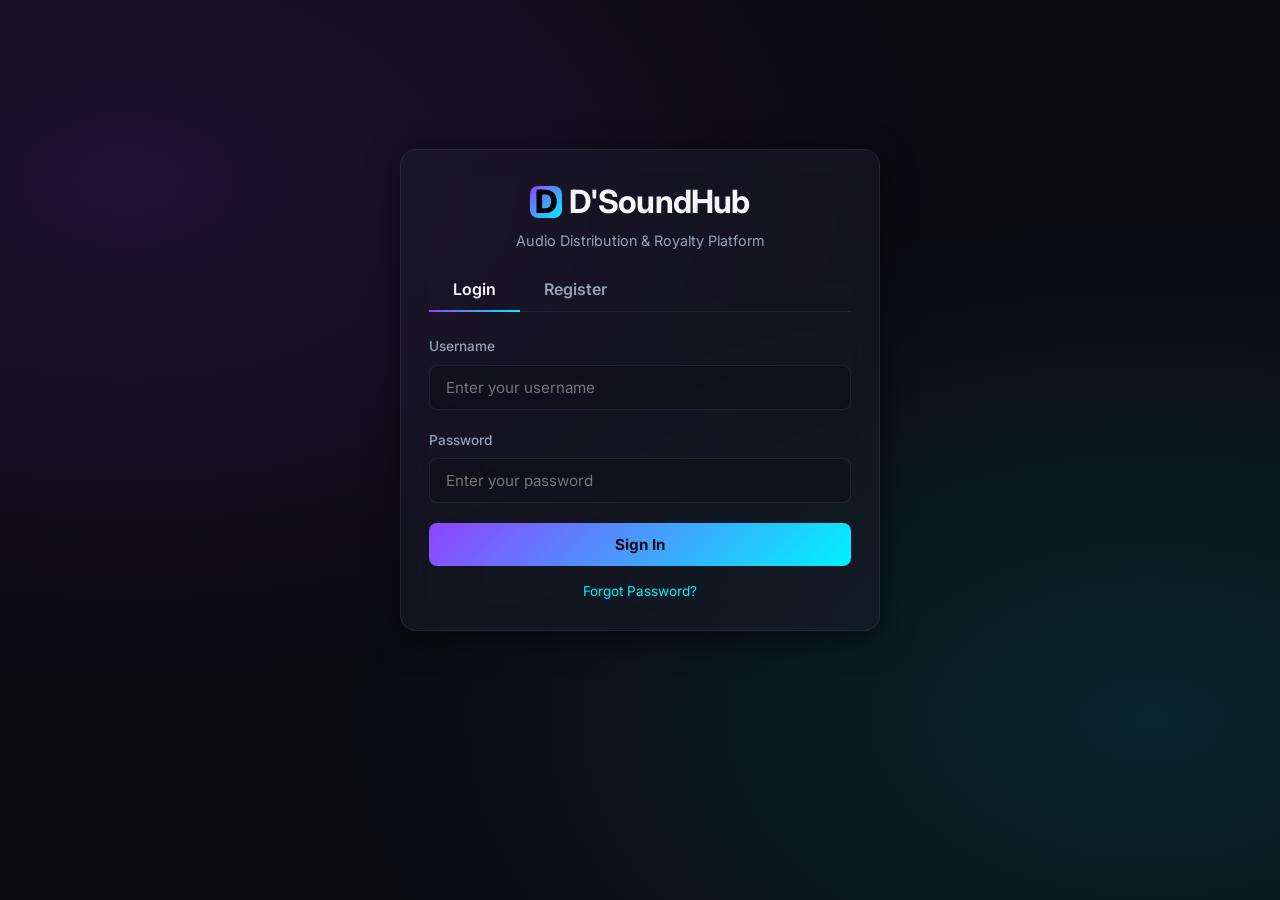
<file: frontend/topup.html>
<!DOCTYPE html>
<html lang="en">
<head>
  <meta charset="UTF-8">
  <meta name="viewport" content="width=device-width, initial-scale=1.0">
  <title>D'SoundHub — Top Up Balance</title>
  <link rel="stylesheet" href="style.css">
</head>
<body>
  <nav class="navbar">
    <div class="container navbar-container">
      <div class="brand">
        <div class="brand-icon">D</div> D'SoundHub
      </div>
      <div class="nav-user">
        <div class="user-badge">
          <span class="user-role role-listener">Listener</span>
          <span id="nav-username" style="font-weight: 600;">Username</span>
        </div>
        <div class="user-badge" id="balance-badge" style="gap: 0.25rem;">
          <span>Balance:</span>
          <span id="nav-balance" style="font-weight: 700; color: var(--accent-secondary);">0 pts</span>
        </div>
        <button class="btn btn-secondary" onclick="goBack()" style="padding: 0.35rem 0.8rem; font-size: 0.85rem;">
          Back
        </button>
      </div>
    </div>
  </nav>

  <main class="container mt-4">
    <div class="login-wrapper">
      <div class="card login-card">
        <h1 class="text-center" style="margin-bottom: 0.5rem;">Top Up Balance</h1>
        <p class="text-center" style="color: var(--text-muted); font-size: 0.9rem; margin-bottom: 1.5rem;">
          Add virtual points to your account to purchase songs.
        </p>

        <div id="current-balance" style="text-align: center; margin-bottom: 1.5rem; padding: 1rem; background: rgba(255,255,255,0.03); border-radius: 8px; border: 1px solid var(--border-color);">
          <span style="color: var(--text-muted); font-size: 0.85rem;">Current Balance</span>
          <div style="font-size: 2rem; font-weight: 700; color: var(--accent-secondary); margin-top: 0.25rem;">
            <span id="display-balance">0</span> pts
          </div>
        </div>

        <form id="topup-form" onsubmit="handleTopUp(event)">
          <div class="form-group">
            <label for="amount">Amount (pts)</label>
            <input type="number" id="amount" class="form-control" 
                   min="1" step="1" value="10" required
                   placeholder="Enter amount to add">
          </div>

          <div style="display: flex; gap: 0.75rem;">
            <button type="button" class="btn btn-secondary" onclick="setAmount(10)" style="flex: 1; padding: 0.5rem;">+10</button>
            <button type="button" class="btn btn-secondary" onclick="setAmount(50)" style="flex: 1; padding: 0.5rem;">+50</button>
            <button type="button" class="btn btn-secondary" onclick="setAmount(100)" style="flex: 1; padding: 0.5rem;">+100</button>
            <button type="button" class="btn btn-secondary" onclick="setAmount(500)" style="flex: 1; padding: 0.5rem;">+500</button>
          </div>

          <button type="submit" id="btn-submit" class="btn btn-success btn-block mt-4">
            Top Up
          </button>
        </form>

        <div id="result-area" style="display: none; margin-top: 1rem; text-align: center;">
          <div style="font-size: 1.2rem; font-weight: 700; color: var(--success); margin-bottom: 0.5rem;">
            Top-Up Berhasil!
          </div>
          <p id="result-message" style="color: var(--text-muted);"></p>
          <button class="btn btn-primary btn-block mt-4" onclick="goBack()">
            Kembali
          </button>
        </div>
      </div>
    </div>
  </main>

  <script src="js/api.js"></script>
  <script>
    const authUser = requireAuth(['LISTENER']);
    if (!authUser) throw new Error('Not authenticated');

    document.getElementById('nav-username').textContent = authUser.username;

    const urlParams = new URLSearchParams(window.location.search);
    const returnUrl = urlParams.get('returnUrl');

    loadBalance();

    async function loadBalance() {
      try {
        const response = await apiCall(`${AUTH_SERVICE_URL}/api/auth/balance`);
        if (!response.ok) throw new Error('Failed to fetch balance');
        const data = await response.json();
        const balance = parseFloat(data.balance || 0);
        document.getElementById('display-balance').textContent = formatCurrency(balance);
        document.getElementById('nav-balance').textContent = formatCurrency(balance) + ' pts';
      } catch (error) {
        showToast('Error loading balance: ' + error.message, 'danger');
      }
    }

    function setAmount(value) {
      document.getElementById('amount').value = value;
    }

    async function handleTopUp(event) {
      event.preventDefault();

      const amountInput = document.getElementById('amount');
      const amount = parseInt(amountInput.value);
      if (!amount || amount < 1) {
        showToast('Please enter a valid amount (minimum 1)', 'danger');
        return;
      }

      const btn = document.getElementById('btn-submit');
      btn.disabled = true;
      btn.textContent = 'Processing...';

      try {
        const response = await apiCall(`${AUTH_SERVICE_URL}/api/auth/top-up`, {
          method: 'POST',
          headers: { 'Content-Type': 'application/json' },
          body: JSON.stringify({ amount })
        });

        if (!response.ok) {
          const errorData = await response.json().catch(() => ({}));
          throw new Error(errorData.message || 'Top-up failed');
        }

        const data = await response.json();
        const newBalance = parseFloat(data.balance || 0);

        document.getElementById('topup-form').style.display = 'none';
        document.getElementById('result-area').style.display = 'block';
        document.getElementById('result-message').textContent =
          `Berhasil menambahkan ${formatCurrency(amount)} pts. Saldo Anda sekarang ${formatCurrency(newBalance)} pts.`;
        document.getElementById('display-balance').textContent = formatCurrency(newBalance);
        document.getElementById('nav-balance').textContent = formatCurrency(newBalance) + ' pts';

        showToast(`Top-up berhasil! +${formatCurrency(amount)} pts`, 'success');
      } catch (error) {
        showToast(error.message, 'danger');
        btn.disabled = false;
        btn.textContent = 'Top Up';
      }
    }

    function goBack() {
      if (returnUrl) {
        window.location.href = decodeURIComponent(returnUrl);
      } else {
        window.location.href = 'dashboard-listener.html';
      }
    }
  </script>
</body>
</html>
</file>
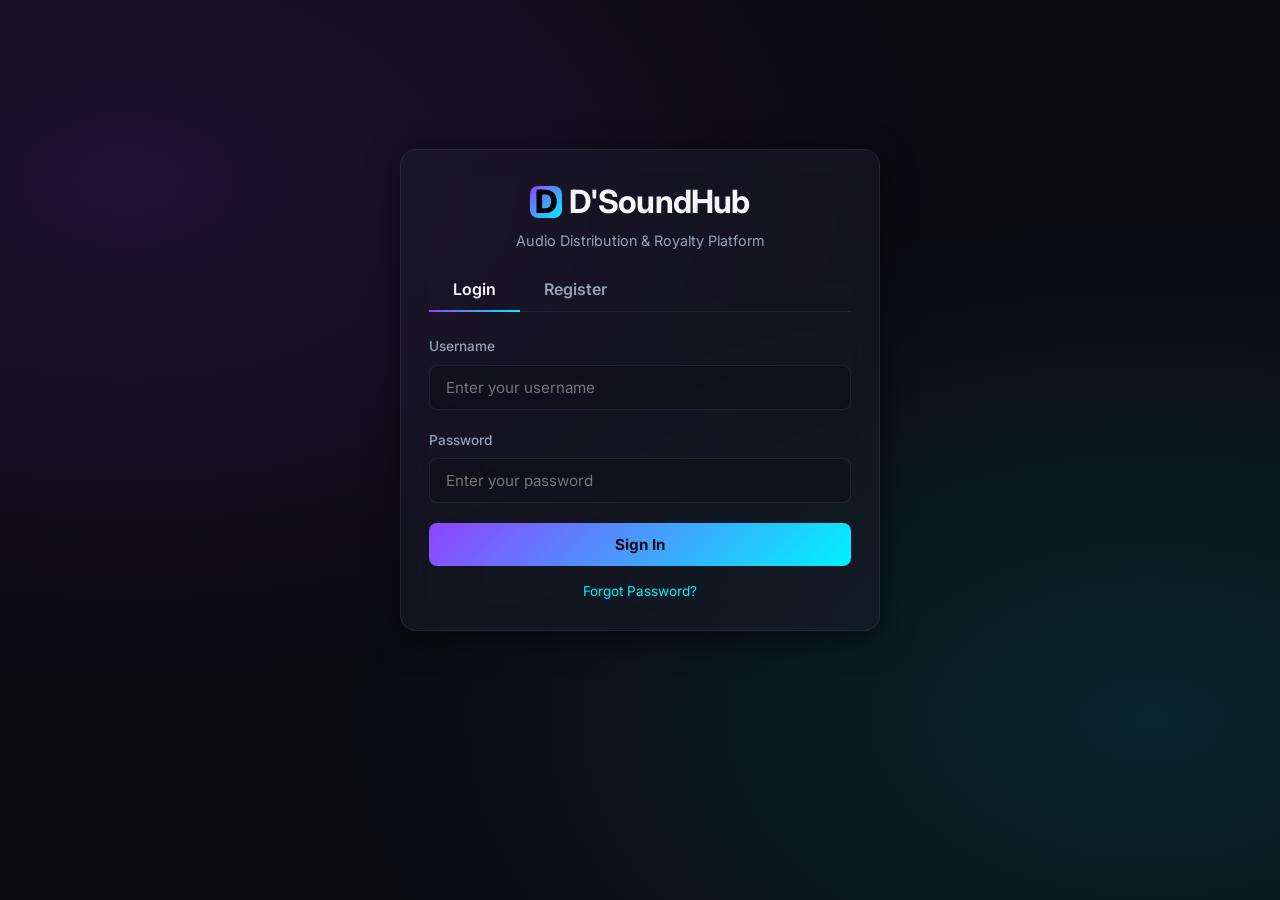
<file: frontend/transaction.html>
<!DOCTYPE html>
<html lang="en">
<head>
  <meta charset="UTF-8">
  <meta name="viewport" content="width=device-width, initial-scale=1.0">
  <title>D'SoundHub — Confirm Purchase</title>
  <link rel="stylesheet" href="style.css">
</head>
<body>
  <nav class="navbar">
    <div class="container navbar-container">
      <div class="brand">
        <div class="brand-icon">D</div> D'SoundHub
      </div>
      <div class="nav-user">
        <div class="user-badge">
          <span class="user-role role-listener">Listener</span>
          <span id="nav-username" style="font-weight: 600;">Username</span>
        </div>
        <div class="user-badge" id="balance-badge" style="gap: 0.25rem;">
          <span>Balance:</span>
          <span id="nav-balance" style="font-weight: 700; color: var(--accent-secondary);">0 pts</span>
        </div>
        <button class="btn btn-secondary" onclick="goToTopUp()" style="padding: 0.35rem 0.8rem; font-size: 0.85rem;">
          Top Up
        </button>
        <button class="btn btn-secondary" onclick="goBackToDashboard()" style="padding: 0.35rem 0.8rem; font-size: 0.85rem;">
          Back
        </button>
      </div>
    </div>
  </nav>

  <main class="container mt-4">
    <div class="login-wrapper">
      <div class="card login-card">
        <h1 class="text-center" style="margin-bottom: 1.5rem;">Confirm Purchase</h1>

        <div id="song-info" style="margin-bottom: 1.5rem;">
          <div style="display: flex; justify-content: space-between; padding: 0.75rem 0; border-bottom: 1px solid var(--border-color);">
            <span style="color: var(--text-muted);">Track</span>
            <span id="song-title" style="font-weight: 600;">—</span>
          </div>
          <div style="display: flex; justify-content: space-between; padding: 0.75rem 0; border-bottom: 1px solid var(--border-color);">
            <span style="color: var(--text-muted);">Price</span>
            <span id="song-price" style="font-weight: 700; color: var(--accent-secondary);">0 pts</span>
          </div>
          <div style="display: flex; justify-content: space-between; padding: 0.75rem 0; border-bottom: 1px solid var(--border-color);">
            <span style="color: var(--text-muted);">Your Balance</span>
            <span id="your-balance" style="font-weight: 700;">0 pts</span>
          </div>
          <div id="status-row" style="display: flex; justify-content: space-between; padding: 0.75rem 0;">
            <span style="color: var(--text-muted);">Status</span>
            <span id="status-text" style="font-weight: 700;">Checking...</span>
          </div>
        </div>

        <div id="action-area" class="text-center" style="margin-top: 1rem;">
          <button id="btn-confirm" class="btn btn-primary btn-block" onclick="confirmPurchase()" style="display: none;">
            Confirm Purchase
          </button>
          <button id="btn-topup" class="btn btn-success btn-block" onclick="goToTopUp()" style="display: none;">
            Top Up Sekarang
          </button>
          <p id="error-message" style="color: var(--danger); display: none; margin-top: 1rem;"></p>
        </div>
      </div>
    </div>
  </main>

  <script src="js/api.js"></script>
  <script>
    const authUser = requireAuth(['LISTENER']);
    if (!authUser) throw new Error('Not authenticated');

    document.getElementById('nav-username').textContent = authUser.username;

    const urlParams = new URLSearchParams(window.location.search);
    const songId = urlParams.get('songId');
    const songTitle = urlParams.get('title');
    const songPrice = parseFloat(urlParams.get('price') || '0');

    if (!songId) {
      document.getElementById('status-text').textContent = 'Invalid request';
      document.getElementById('error-message').textContent = 'No song specified.';
      document.getElementById('error-message').style.display = 'block';
    } else {
      document.getElementById('song-title').textContent = songTitle || 'Unknown Track';
      document.getElementById('song-price').textContent = formatCurrency(songPrice) + ' pts';
      loadBalance();
    }

    async function loadBalance() {
      try {
        const response = await apiCall(`${AUTH_SERVICE_URL}/api/auth/balance`);
        if (!response.ok) throw new Error('Failed to fetch balance');
        const data = await response.json();
        const balance = parseFloat(data.balance || 0);

        document.getElementById('your-balance').textContent = formatCurrency(balance) + ' pts';
        document.getElementById('nav-balance').textContent = formatCurrency(balance) + ' pts';

        if (balance >= songPrice) {
          document.getElementById('status-text').textContent = '\u2705 Saldo mencukupi';
          document.getElementById('status-text').style.color = 'var(--success)';
          document.getElementById('btn-confirm').style.display = 'flex';
        } else {
          const deficit = songPrice - balance;
          document.getElementById('status-text').textContent = '\u274c Saldo tidak mencukupi';
          document.getElementById('status-text').style.color = 'var(--danger)';
          document.getElementById('error-message').textContent = `Kekurangan ${formatCurrency(deficit)} pts. Silakan top-up terlebih dahulu.`;
          document.getElementById('error-message').style.display = 'block';
          document.getElementById('btn-topup').style.display = 'flex';
        }
      } catch (error) {
        document.getElementById('status-text').textContent = 'Error';
        document.getElementById('error-message').textContent = error.message;
        document.getElementById('error-message').style.display = 'block';
      }
    }

    async function confirmPurchase() {
      const btn = document.getElementById('btn-confirm');
      btn.disabled = true;
      btn.textContent = 'Processing...';

      try {
        const response = await apiCall(`${AUDIO_SERVICE_URL}/api/audio/purchase/${songId}`, {
          method: 'POST'
        });

        if (!response.ok) {
          const errorData = await response.json().catch(() => ({}));
          throw new Error(errorData.message || 'Purchase failed');
        }

        showToast(`Successfully purchased "${songTitle}"!`, 'success');
        setTimeout(() => {
          window.location.href = 'dashboard-listener.html';
        }, 1500);
      } catch (error) {
        showToast(error.message, 'danger');
        btn.disabled = false;
        btn.textContent = 'Confirm Purchase';
      }
    }

    function goToTopUp() {
      const returnUrl = encodeURIComponent(window.location.href);
      window.location.href = `topup.html?returnUrl=${returnUrl}`;
    }

    function goBackToDashboard() {
      window.location.href = 'dashboard-listener.html';
    }
  </script>
</body>
</html>
</file>
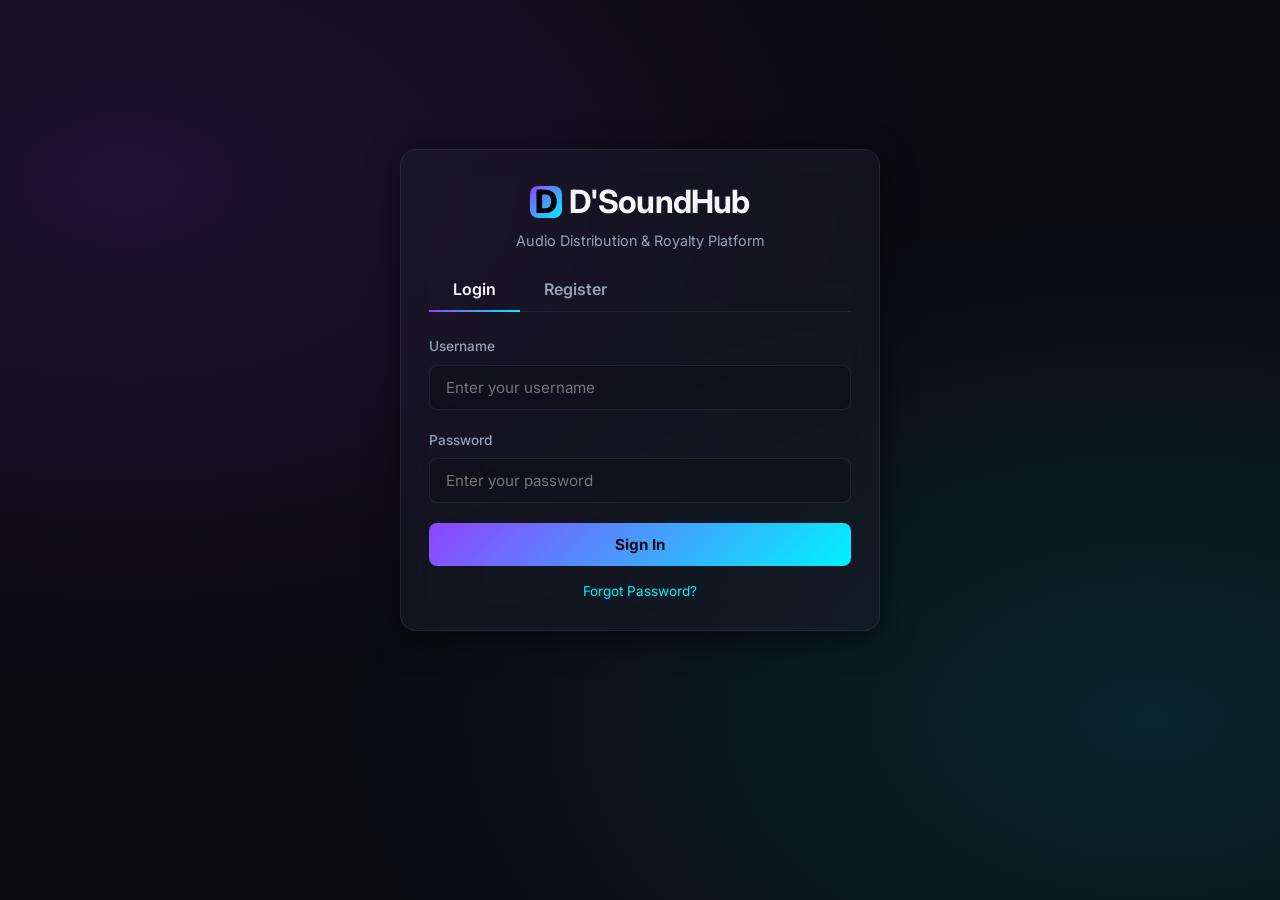
<file: frontend/upload-track.html>
<!DOCTYPE html>
<html lang="en">
<head>
  <meta charset="UTF-8">
  <meta name="viewport" content="width=device-width, initial-scale=1.0">
  <title>D'SoundHub — Upload Track</title>
  <link rel="stylesheet" href="style.css">
</head>
<body>
  <nav class="navbar">
    <div class="container navbar-container">
      <div class="brand">
        <div class="brand-icon">D</div> D'SoundHub
      </div>
      <div class="nav-user">
        <div class="user-badge">
          <span class="user-role role-artist">Artist</span>
          <span id="nav-username" style="font-weight: 600;">Username</span>
        </div>
        <div class="user-badge" id="balance-badge" style="gap: 0.25rem;">
          <span>Balance:</span>
          <span id="nav-balance" style="font-weight: 700; color: var(--accent-secondary);">0 pts</span>
        </div>
        <button class="btn btn-secondary" onclick="window.location.href='withdraw.html'" style="padding: 0.35rem 0.8rem; font-size: 0.85rem;">
          Withdraw
        </button>
        <button class="btn btn-secondary" onclick="window.location.href='dashboard-artist.html'" style="padding: 0.35rem 0.8rem; font-size: 0.85rem;">
          Dashboard
        </button>
        <button class="btn btn-secondary" onclick="performLogout()" style="padding: 0.35rem 0.8rem; font-size: 0.85rem;">
          Logout
        </button>
      </div>
    </div>
  </nav>

  <main class="container mt-4">
    <div class="login-wrapper">
      <div class="card login-card">
        <h1 class="text-center" style="margin-bottom: 0.5rem;">Upload New Track</h1>
        <p class="text-center" style="color: var(--text-muted); font-size: 0.9rem; margin-bottom: 1.5rem;">
          Publish a new song to the D'SoundHub catalog.
        </p>

        <form id="upload-form" onsubmit="handleUpload(event)">
          <div class="form-group">
            <label for="upload-title">Track Title</label>
            <input type="text" id="upload-title" class="form-control" placeholder="Enter track title" required>
          </div>
          <div class="form-group">
            <label for="upload-genre">Genre</label>
            <input type="text" id="upload-genre" class="form-control" placeholder="e.g. Pop, Rock, Electronic">
          </div>
          <div class="form-group">
            <label for="upload-price">Price (Points)</label>
            <input type="number" id="upload-price" class="form-control" min="0" step="0.5" placeholder="e.g. 5.0" required>
          </div>
          <div class="form-group">
            <label for="upload-duration">Duration (Seconds)</label>
            <input type="number" id="upload-duration" class="form-control" min="1" placeholder="e.g. 180" required>
          </div>

          <div class="form-group">
            <label>Audio File (MP3/WAV)</label>
            <div id="drop-zone" class="file-drop-zone" onclick="document.getElementById('upload-file').click()">
              <span class="icon">📁</span>
              <p id="drop-zone-text">Drag & drop your audio file here, or click to browse</p>
              <input type="file" id="upload-file" accept="audio/mpeg, audio/wav, audio/mp3" style="display: none;" onchange="handleFileSelect(this)">
            </div>
            <div id="file-info" style="display: none; font-size: 0.8rem; color: var(--accent-secondary); margin-bottom: 1rem;">
              Selected: <span id="file-info-name">filename.mp3</span> (<span id="file-info-size">0 MB</span>)
            </div>
          </div>

          <button type="submit" class="btn btn-primary btn-block" id="upload-btn">
            Publish Track
          </button>
        </form>

        <div id="success-area" style="display: none; margin-top: 1rem; text-align: center;">
          <div style="font-size: 1.2rem; font-weight: 700; color: var(--success); margin-bottom: 0.5rem;">
            Track Published!
          </div>
          <p id="success-message" style="color: var(--text-muted);"></p>
          <div style="display: flex; gap: 0.75rem; margin-top: 1.25rem;">
            <button class="btn btn-primary btn-block" onclick="window.location.href='upload-track.html'" style="flex: 1;">
              Upload Another
            </button>
            <button class="btn btn-secondary btn-block" onclick="window.location.href='dashboard-artist.html'" style="flex: 1;">
              Back to Dashboard
            </button>
          </div>
        </div>
      </div>
    </div>
  </main>

  <script src="js/api.js"></script>
  <script>
    const authUser = requireAuth(['ARTIST']);
    if (authUser) {
      document.getElementById('nav-username').textContent = authUser.username;
    }

    let selectedFile = null;

    window.addEventListener('DOMContentLoaded', loadBalance);

    async function loadBalance() {
      try {
        const response = await apiCall(`${AUTH_SERVICE_URL}/api/auth/balance`);
        if (!response.ok) return;
        const data = await response.json();
        const balance = parseFloat(data.balance || 0);
        document.getElementById('nav-balance').textContent = formatCurrency(balance) + ' pts';
      } catch (e) { showToast('Gagal memuat saldo', 'danger'); }
    }

    const dropZone = document.getElementById('drop-zone');
    ['dragenter', 'dragover'].forEach(ev => {
      dropZone.addEventListener(ev, e => { e.preventDefault(); dropZone.classList.add('dragover'); }, false);
    });
    ['dragleave', 'drop'].forEach(ev => {
      dropZone.addEventListener(ev, e => { e.preventDefault(); dropZone.classList.remove('dragover'); }, false);
    });
    dropZone.addEventListener('drop', e => {
      const files = e.dataTransfer.files;
      if (files.length > 0) {
        document.getElementById('upload-file').files = files;
        handleFileSelect(document.getElementById('upload-file'));
      }
    });

    function handleFileSelect(input) {
      if (input.files && input.files[0]) {
        selectedFile = input.files[0];
        document.getElementById('file-info-name').textContent = selectedFile.name;
        document.getElementById('file-info-size').textContent = (selectedFile.size / (1024 * 1024)).toFixed(2) + ' MB';
        document.getElementById('file-info').style.display = 'block';
        document.getElementById('drop-zone-text').textContent = 'File selected. Ready to upload.';
      } else {
        selectedFile = null;
        document.getElementById('file-info').style.display = 'none';
        document.getElementById('drop-zone-text').textContent = 'Drag & drop your audio file here, or click to browse';
      }
    }

    async function handleUpload(e) {
      e.preventDefault();
      if (!selectedFile) {
        showToast('Please select or drag an audio file (MP3/WAV)', 'warning');
        return;
      }

      const btn = document.getElementById('upload-btn');
      btn.disabled = true;
      btn.textContent = 'Publishing Track...';

      try {
        const title = document.getElementById('upload-title').value.trim();
        const genre = document.getElementById('upload-genre').value.trim();
        const price = parseFloat(document.getElementById('upload-price').value);
        const durationSeconds = parseInt(document.getElementById('upload-duration').value);

        const formData = new FormData();
        const metadata = { title, genre, price, durationSeconds };
        const metadataBlob = new Blob([JSON.stringify(metadata)], { type: 'application/json' });
        formData.append('metadata', metadataBlob);
        formData.append('file', selectedFile);

        const response = await apiCall(`${AUDIO_SERVICE_URL}/api/audio/upload`, {
          method: 'POST',
          body: formData
        });

        if (!response.ok) {
          const errorData = await response.json().catch(() => ({}));
          throw new Error(errorData.message || 'Failed to upload song');
        }

        document.getElementById('upload-form').style.display = 'none';
        document.getElementById('success-area').style.display = 'block';
        document.getElementById('success-message').textContent = `"${title}" has been published to the catalog!`;
        showToast('Track published successfully!', 'success');
      } catch (error) {
        showToast(error.message, 'danger');
        btn.disabled = false;
        btn.textContent = 'Publish Track';
      }
    }
  </script>
</body>
</html>
</file>
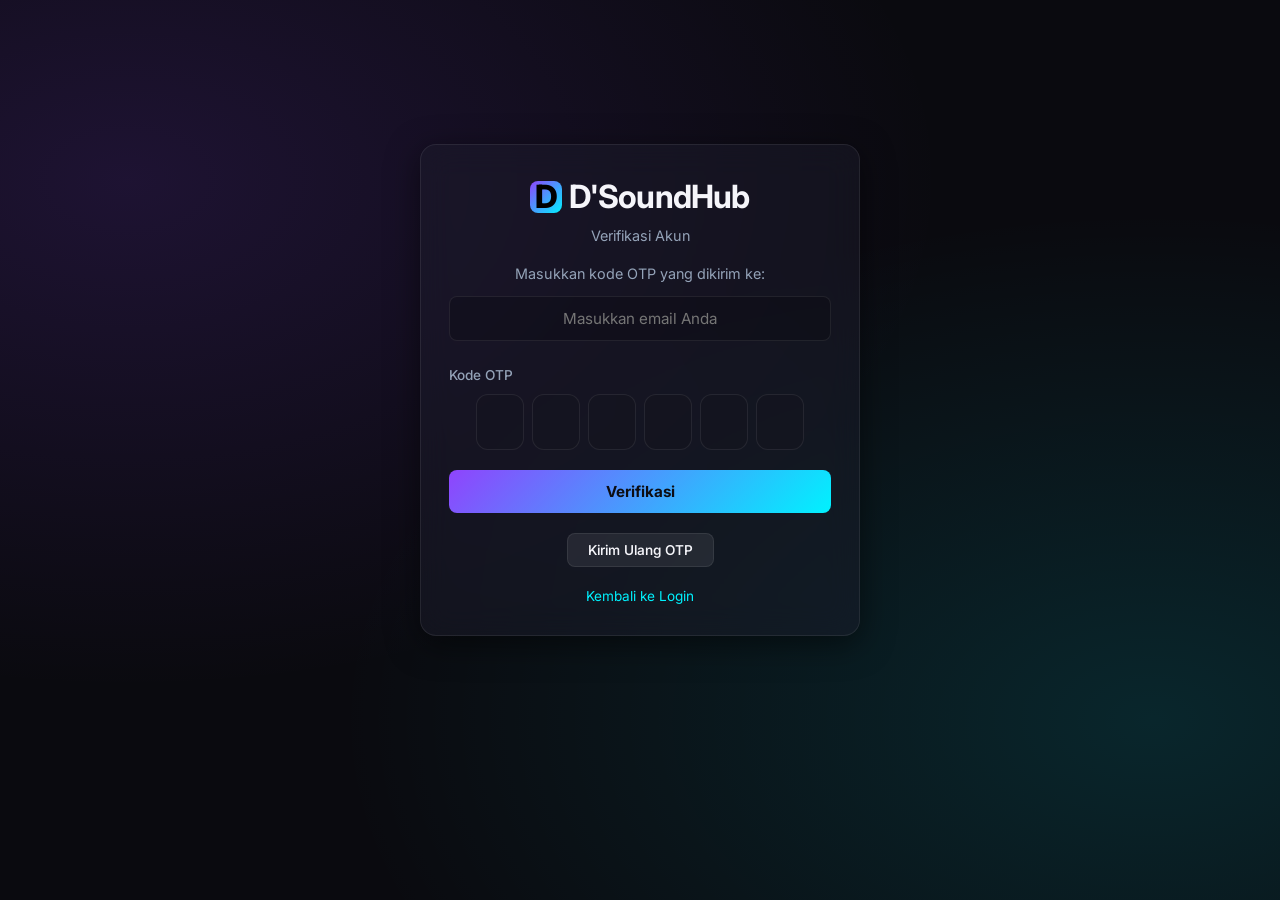
<file: frontend/verify-otp.html>
<!DOCTYPE html>
<html lang="en">
<head>
  <meta charset="UTF-8">
  <meta name="viewport" content="width=device-width, initial-scale=1.0">
  <title>D'SoundHub — Verifikasi OTP</title>
  <link rel="stylesheet" href="style.css">
</head>
<body>
  <div class="container login-wrapper">
    <div class="card login-card" style="max-width: 440px;">
      <div class="text-center mb-4">
        <h2 style="font-size: 2rem; font-weight: 700; margin-bottom: 0.25rem;">
          <span class="brand-icon">D</span> D'SoundHub
        </h2>
        <p style="color: var(--text-muted); font-size: 0.9rem;">Verifikasi Akun</p>
      </div>

      <div style="text-align: center; margin-bottom: 1.5rem;">
        <p style="color: var(--text-muted); font-size: 0.9rem; margin-bottom: 0.25rem;">Masukkan kode OTP yang dikirim ke:</p>
        <p id="otp-email-display" style="font-weight: 600; color: var(--accent-secondary); font-size: 0.95rem;">email@example.com</p>
      </div>

      <form id="otp-form" onsubmit="handleVerifyOtp(event)">
        <div class="form-group">
          <label>Kode OTP</label>
          <div style="display: flex; gap: 8px; justify-content: center; margin: 0.5rem 0 1rem;">
            <input type="text" class="otp-input" maxlength="1" inputmode="numeric" pattern="[0-9]" autofocus
                   oninput="moveNext(this, 0)" onkeydown="moveBack(this, 0)" style="width: 48px; height: 56px; text-align: center; font-size: 1.5rem; font-weight: 700; border-radius: 12px; border: 1px solid var(--border-color); background: var(--bg-secondary); color: var(--text-main); outline: none;">
            <input type="text" class="otp-input" maxlength="1" inputmode="numeric" pattern="[0-9]"
                   oninput="moveNext(this, 1)" onkeydown="moveBack(this, 1)" style="width: 48px; height: 56px; text-align: center; font-size: 1.5rem; font-weight: 700; border-radius: 12px; border: 1px solid var(--border-color); background: var(--bg-secondary); color: var(--text-main); outline: none;">
            <input type="text" class="otp-input" maxlength="1" inputmode="numeric" pattern="[0-9]"
                   oninput="moveNext(this, 2)" onkeydown="moveBack(this, 2)" style="width: 48px; height: 56px; text-align: center; font-size: 1.5rem; font-weight: 700; border-radius: 12px; border: 1px solid var(--border-color); background: var(--bg-secondary); color: var(--text-main); outline: none;">
            <input type="text" class="otp-input" maxlength="1" inputmode="numeric" pattern="[0-9]"
                   oninput="moveNext(this, 3)" onkeydown="moveBack(this, 3)" style="width: 48px; height: 56px; text-align: center; font-size: 1.5rem; font-weight: 700; border-radius: 12px; border: 1px solid var(--border-color); background: var(--bg-secondary); color: var(--text-main); outline: none;">
            <input type="text" class="otp-input" maxlength="1" inputmode="numeric" pattern="[0-9]"
                   oninput="moveNext(this, 4)" onkeydown="moveBack(this, 4)" style="width: 48px; height: 56px; text-align: center; font-size: 1.5rem; font-weight: 700; border-radius: 12px; border: 1px solid var(--border-color); background: var(--bg-secondary); color: var(--text-main); outline: none;">
            <input type="text" class="otp-input" maxlength="1" inputmode="numeric" pattern="[0-9]"
                   oninput="moveNext(this, 5)" onkeydown="moveBack(this, 5)" style="width: 48px; height: 56px; text-align: center; font-size: 1.5rem; font-weight: 700; border-radius: 12px; border: 1px solid var(--border-color); background: var(--bg-secondary); color: var(--text-main); outline: none;">
          </div>
          <input type="hidden" id="otp-email" value="">
          <input type="hidden" id="otp-code" value="">
        </div>

        <button type="submit" class="btn btn-primary btn-block" id="verify-btn">
          Verifikasi
        </button>
      </form>

      <div style="text-align: center; margin-top: 1.25rem;">
        <button class="btn btn-secondary" onclick="handleResendOtp()" id="resend-btn" style="padding: 0.5rem 1.25rem; font-size: 0.85rem;">
          Kirim Ulang OTP
        </button>
        <p id="resend-timer" style="color: var(--text-muted); font-size: 0.8rem; margin-top: 0.5rem; display: none;"></p>
      </div>

      <div style="text-align: center; margin-top: 1rem;">
        <a href="login.html" style="font-size: 0.85rem; color: var(--accent-secondary);">Kembali ke Login</a>
      </div>
    </div>
  </div>

  <script src="js/api.js"></script>
  <script>
    const emailParam = new URLSearchParams(window.location.search).get('email');
    if (emailParam) {
      document.getElementById('otp-email').value = emailParam;
      document.getElementById('otp-email-display').textContent = emailParam;
    } else {
      // Show email input if no param
      const displayEl = document.getElementById('otp-email-display');
      displayEl.innerHTML = `<input type="email" id="manual-email" class="form-control" placeholder="Masukkan email Anda" style="margin-top: 0.5rem; text-align: center;" required>`;
      document.getElementById('otp-email').value = '';
    }

    let resendCooldown = 0;

    function moveNext(input, index) {
      if (input.value.length === 1 && index < 5) {
        document.querySelectorAll('.otp-input')[index + 1].focus();
      }
      updateOtpCode();
    }

    function moveBack(input, index) {
      if (event.key === 'Backspace' && input.value.length === 0 && index > 0) {
        document.querySelectorAll('.otp-input')[index - 1].focus();
      }
    }

    function updateOtpCode() {
      const inputs = document.querySelectorAll('.otp-input');
      const code = Array.from(inputs).map(i => i.value).join('');
      document.getElementById('otp-code').value = code;
    }

    async function handleVerifyOtp(e) {
      e.preventDefault();
      let emailVal = document.getElementById('otp-email').value;
      if (!emailVal) {
        emailVal = document.getElementById('manual-email')?.value?.trim();
      }
      const code = document.getElementById('otp-code').value;

      if (!emailVal) {
        showToast('Masukkan email Anda', 'warning');
        return;
      }
      if (code.length !== 6) {
        showToast('Masukkan 6 digit kode OTP', 'warning');
        return;
      }

      const btn = document.getElementById('verify-btn');
      btn.disabled = true;
      btn.textContent = 'Memverifikasi...';

      try {
        const response = await apiCall(`${AUTH_SERVICE_URL}/api/auth/verify-otp`, {
          method: 'POST',
          headers: { 'Content-Type': 'application/json' },
          body: JSON.stringify({ email: emailVal, code })
        });

        if (!response.ok) {
          const err = await response.json().catch(() => ({}));
          throw new Error(err.message || 'Verifikasi gagal');
        }

        showToast('Akun berhasil diverifikasi! Silakan login.', 'success');
        setTimeout(() => { window.location.href = 'login.html'; }, 1500);

      } catch (error) {
        showToast(error.message, 'danger');
        btn.disabled = false;
        btn.textContent = 'Verifikasi';
      }
    }

    async function handleResendOtp() {
      if (resendCooldown > 0) return;

      let emailVal = document.getElementById('otp-email').value;
      if (!emailVal) {
        emailVal = document.getElementById('manual-email')?.value?.trim();
      }
      if (!emailVal) {
        showToast('Masukkan email Anda', 'danger');
        return;
      }

      const btn = document.getElementById('resend-btn');
      btn.disabled = true;
      btn.textContent = 'Mengirim...';

      try {
        const response = await apiCall(`${AUTH_SERVICE_URL}/api/auth/resend-otp`, {
          method: 'POST',
          headers: { 'Content-Type': 'application/json' },
          body: JSON.stringify({ email: emailVal })
        });

        if (!response.ok) {
          const err = await response.json().catch(() => ({}));
          throw new Error(err.message || 'Gagal mengirim ulang');
        }

        showToast('Kode OTP baru telah dikirim!', 'success');

        // Cooldown 30 detik
        resendCooldown = 30;
        const timerEl = document.getElementById('resend-timer');
        timerEl.style.display = 'block';
        btn.textContent = 'Kirim Ulang OTP';

        const interval = setInterval(() => {
          resendCooldown--;
          timerEl.textContent = `Kirim ulang dalam ${resendCooldown} detik`;
          if (resendCooldown <= 0) {
            clearInterval(interval);
            timerEl.style.display = 'none';
            btn.disabled = false;
          }
        }, 1000);

      } catch (error) {
        showToast(error.message, 'danger');
        btn.disabled = false;
        btn.textContent = 'Kirim Ulang OTP';
      }
    }
  </script>
</body>
</html>
</file>
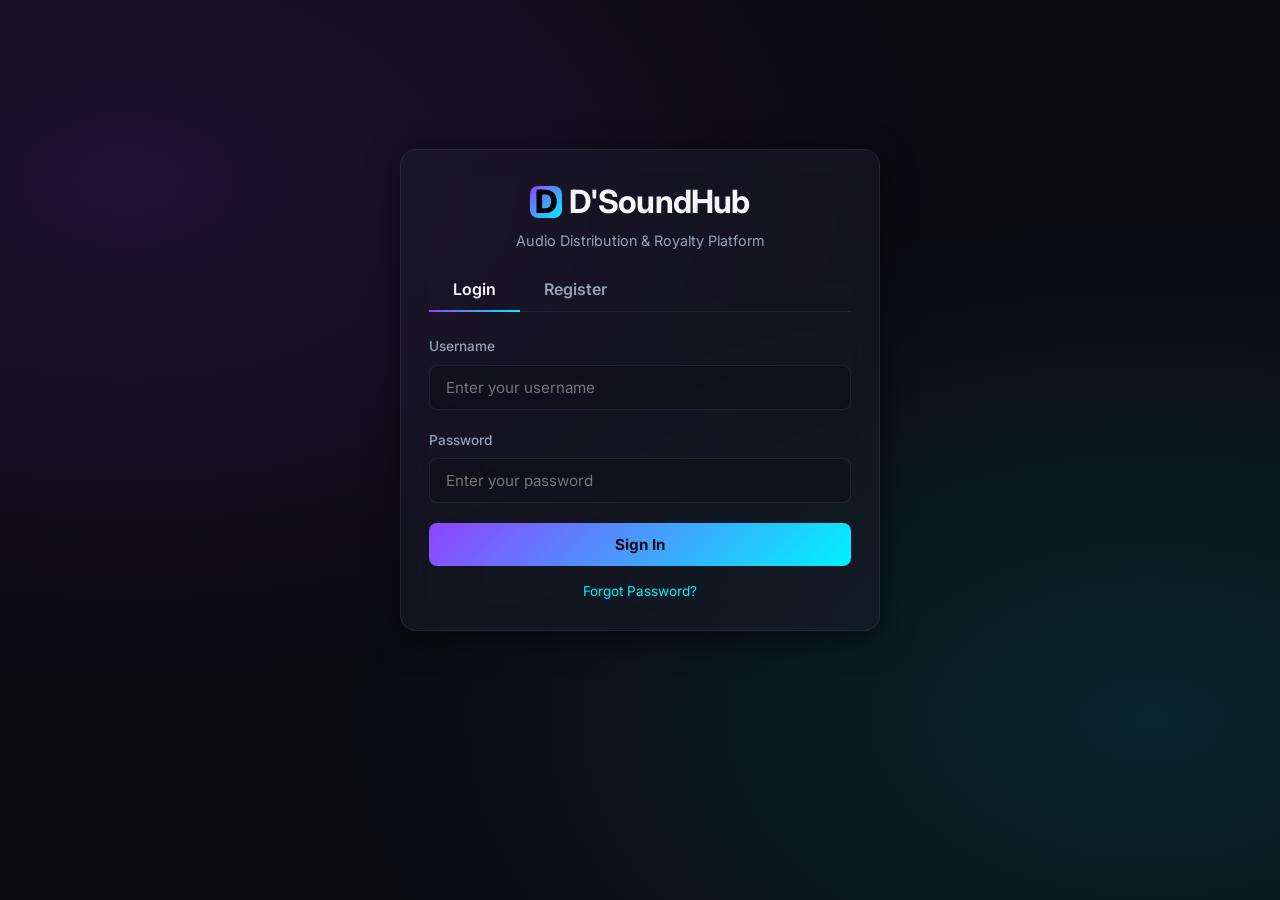
<file: frontend/withdraw.html>
<!DOCTYPE html>
<html lang="en">
<head>
  <meta charset="UTF-8">
  <meta name="viewport" content="width=device-width, initial-scale=1.0">
  <title>D'SoundHub — Withdraw</title>
  <link rel="stylesheet" href="style.css">
  <style>
    .history-table {
      margin-top: 2rem;
    }
    .history-table .badge-status {
      font-size: 0.7rem;
    }
    .quick-amounts {
      display: flex;
      gap: 0.5rem;
      margin-bottom: 1rem;
      flex-wrap: wrap;
    }
    .quick-amounts button {
      flex: 1;
      min-width: 60px;
    }
    .info-box {
      background: rgba(255,255,255,0.03);
      border: 1px solid var(--border-color);
      border-radius: 8px;
      padding: 0.75rem 1rem;
      margin-bottom: 1rem;
      font-size: 0.85rem;
      color: var(--text-muted);
    }
  </style>
</head>
<body>
  <nav class="navbar">
    <div class="container navbar-container">
      <div class="brand">
        <div class="brand-icon">D</div> D'SoundHub
      </div>
      <div class="nav-user">
        <div class="user-badge">
          <span class="user-role role-artist">Artist</span>
          <span id="nav-username" style="font-weight: 600;">Username</span>
        </div>
        <div class="user-badge" id="balance-badge" style="gap: 0.25rem;">
          <span>Balance:</span>
          <span id="nav-balance" style="font-weight: 700; color: var(--accent-secondary);">0 pts</span>
        </div>
        <button class="btn btn-secondary" onclick="window.location.href='upload-track.html'" style="padding: 0.35rem 0.8rem; font-size: 0.85rem;">
          + Upload
        </button>
        <button class="btn btn-secondary" onclick="window.location.href='dashboard-artist.html'" style="padding: 0.35rem 0.8rem; font-size: 0.85rem;">
          Dashboard
        </button>
        <button class="btn btn-secondary" onclick="performLogout()" style="padding: 0.35rem 0.8rem; font-size: 0.85rem;">
          Logout
        </button>
      </div>
    </div>
  </nav>

  <main class="container mt-4">
    <div class="login-wrapper" style="flex-direction: column;">
      <!-- Withdraw Form Card -->
      <div class="card login-card">
        <h1 class="text-center" style="margin-bottom: 0.5rem;">Withdraw Balance</h1>
        <p class="text-center" style="color: var(--text-muted); font-size: 0.9rem; margin-bottom: 1.5rem;">
          Tarik saldo royalti yang sudah masuk ke akun Anda.
        </p>

        <div id="current-balance" style="text-align: center; margin-bottom: 1.5rem; padding: 1rem; background: rgba(255,255,255,0.03); border-radius: 8px; border: 1px solid var(--border-color);">
          <span style="color: var(--text-muted); font-size: 0.85rem;">Available Balance</span>
          <div style="font-size: 2rem; font-weight: 700; color: var(--accent-secondary); margin-top: 0.25rem;">
            <span id="display-balance">0</span> pts
          </div>
        </div>

        <div class="info-box">
          &#8505; Minimal penarikan: <strong>20.000 pts</strong>
        </div>

        <form id="withdraw-form" onsubmit="handleWithdraw(event)">
          <div class="form-group">
            <label for="amount">Withdrawal Amount (pts)</label>
            <input type="number" id="amount" class="form-control" min="1" step="1" placeholder="Enter amount to withdraw" required>
          </div>

          <div class="quick-amounts">
            <button type="button" class="btn btn-secondary" onclick="setAmount(20000)" style="padding: 0.5rem;">20.000</button>
            <button type="button" class="btn btn-secondary" onclick="setAmount(50000)" style="padding: 0.5rem;">50.000</button>
            <button type="button" class="btn btn-secondary" onclick="setAmount(100000)" style="padding: 0.5rem;">100.000</button>
            <button type="button" class="btn btn-secondary" onclick="setAmount(200000)" style="padding: 0.5rem;">200.000</button>
          </div>

          <button type="submit" id="btn-submit" class="btn btn-primary btn-block">
            Withdraw
          </button>
        </form>

        <div id="result-area" style="display: none; margin-top: 1rem; text-align: center;">
          <div style="font-size: 1.2rem; font-weight: 700; color: var(--success); margin-bottom: 0.5rem;">
            Penarikan Berhasil!
          </div>
          <p id="result-message" style="color: var(--text-muted);"></p>
          <div style="display: flex; gap: 0.75rem; margin-top: 1.25rem;">
            <button class="btn btn-primary btn-block" onclick="location.reload()" style="flex: 1;">
              Withdraw Lagi
            </button>
            <button class="btn btn-secondary btn-block" onclick="window.location.href='dashboard-artist.html'" style="flex: 1;">
              Dashboard
            </button>
          </div>
        </div>
      </div>

      <!-- Withdrawal History -->
      <div class="card login-card history-table">
        <div class="card-title">
          <span>Withdrawal History</span>
        </div>
        <div class="table-responsive">
          <table>
            <thead>
              <tr>
                <th>Date</th>
                <th>Amount</th>
                <th>Status</th>
              </tr>
            </thead>
            <tbody id="history-list">
              <tr><td colspan="3" class="no-data">Loading history...</td></tr>
            </tbody>
          </table>
        </div>
      </div>
    </div>
  </main>

  <script src="js/api.js"></script>
  <script>
    const authUser = requireAuth(['ARTIST']);
    if (authUser) {
      document.getElementById('nav-username').textContent = authUser.username;
    }

    window.addEventListener('DOMContentLoaded', async () => {
      await loadBalance();
      await loadHistory();
    });

    async function loadBalance() {
      try {
        const response = await apiCall(`${AUTH_SERVICE_URL}/api/auth/balance`);
        if (!response.ok) return;
        const data = await response.json();
        const balance = parseFloat(data.balance || 0);
        document.getElementById('display-balance').textContent = formatCurrency(balance);
        document.getElementById('nav-balance').textContent = formatCurrency(balance) + ' pts';
      } catch (e) { showToast('Gagal memuat saldo', 'danger'); }
    }

    async function loadHistory() {
      try {
        const response = await apiCall(`${AUDIO_SERVICE_URL}/api/withdraw/history`);
        if (!response.ok) return;
        const data = await response.json();
        const tbody = document.getElementById('history-list');
        if (data.length === 0) {
          tbody.innerHTML = `<tr><td colspan="3" class="no-data">No withdrawals yet.</td></tr>`;
          return;
        }
        tbody.innerHTML = data.map(w => `
          <tr>
            <td style="font-size: 0.85rem; color: var(--text-muted);">${new Date(w.createdAt).toLocaleDateString('id-ID', { year: 'numeric', month: 'short', day: 'numeric', hour: '2-digit', minute: '2-digit' })}</td>
            <td style="font-weight: 700; color: var(--danger);">-${formatCurrency(w.amount)} pts</td>
            <td><span class="badge-status status-active">${w.status}</span></td>
          </tr>
        `).join('');
      } catch (e) { console.warn('History load failed'); }
    }

    function setAmount(value) {
      document.getElementById('amount').value = value;
    }

    async function handleWithdraw(e) {
      e.preventDefault();
      const amountInput = document.getElementById('amount');
      const amount = parseInt(amountInput.value);

      if (!amount || amount < 1) {
        showToast('Masukkan jumlah penarikan yang valid', 'danger');
        return;
      }

      if (amount < 20000) {
        showToast('Minimal penarikan adalah 20.000 pts', 'danger');
        return;
      }

      const btn = document.getElementById('btn-submit');
      btn.disabled = true;
      btn.textContent = 'Processing...';

      try {
        const response = await apiCall(`${AUDIO_SERVICE_URL}/api/withdraw?amount=${amount}`, {
          method: 'POST'
        });

        if (!response.ok) {
          const errorData = await response.json().catch(() => ({}));
          throw new Error(errorData.message || 'Withdrawal failed');
        }

        const data = await response.json();
        const newBalance = parseFloat(data.balance || 0);

        document.getElementById('withdraw-form').style.display = 'none';
        document.getElementById('result-area').style.display = 'block';
        document.getElementById('result-message').textContent =
          `Berhasil menarik ${formatCurrency(amount)} pts. Saldo Anda sekarang ${formatCurrency(newBalance)} pts.`;
        document.getElementById('display-balance').textContent = formatCurrency(newBalance);
        document.getElementById('nav-balance').textContent = formatCurrency(newBalance) + ' pts';

        showToast(`Penarikan ${formatCurrency(amount)} pts berhasil!`, 'success');
        loadHistory();
      } catch (error) {
        showToast(error.message, 'danger');
        btn.disabled = false;
        btn.textContent = 'Withdraw';
      }
    }
  </script>
</body>
</html>
</file>
<file: frontend/style.css>
@import url('https://fonts.googleapis.com/css2?family=Inter:wght@300;400;500;600;700&display=swap');

:root {
  --bg-primary: #0a0a0f;
  --bg-secondary: rgba(20, 20, 30, 0.6);
  --bg-card: rgba(30, 30, 45, 0.45);
  --accent-primary: #8f44fd;
  --accent-secondary: #00f2fe;
  --accent-gradient: linear-gradient(135deg, #8f44fd, #00f2fe);
  --accent-gradient-hover: linear-gradient(135deg, #a066ff, #33f4ff);
  --text-main: #f5f5fa;
  --text-muted: #94a3b8;
  --border-color: rgba(255, 255, 255, 0.08);
  --border-focus: rgba(0, 242, 254, 0.5);
  --success: #10b981;
  --danger: #ef4444;
  --warning: #f59e0b;
  --shadow: 0 8px 32px 0 rgba(0, 0, 0, 0.5);
  --font-sans: 'Inter', system-ui, -apple-system, sans-serif;
  --transition: all 0.3s cubic-bezier(0.4, 0, 0.2, 1);
}

* {
  box-sizing: border-box;
  margin: 0;
  padding: 0;
}

body {
  background-color: var(--bg-primary);
  background-image: 
    radial-gradient(at 10% 20%, rgba(143, 68, 253, 0.15) 0px, transparent 50%),
    radial-gradient(at 90% 80%, rgba(0, 242, 254, 0.12) 0px, transparent 50%);
  background-attachment: fixed;
  color: var(--text-main);
  font-family: var(--font-sans);
  min-height: 100vh;
  line-height: 1.5;
  overflow-x: hidden;
  padding-bottom: 90px; /* Space for the bottom player */
}

/* Scrollbar Styling */
::-webkit-scrollbar {
  width: 8px;
}
::-webkit-scrollbar-track {
  background: var(--bg-primary);
}
::-webkit-scrollbar-thumb {
  background: rgba(255, 255, 255, 0.1);
  border-radius: 4px;
}
::-webkit-scrollbar-thumb:hover {
  background: rgba(255, 255, 255, 0.2);
}

/* Typography */
h1, h2, h3, h4, h5, h6 {
  font-weight: 600;
  letter-spacing: -0.025em;
  margin-bottom: 0.5rem;
}

h1 {
  font-size: 2.25rem;
  background: var(--accent-gradient);
  -webkit-background-clip: text;
  -webkit-text-fill-color: transparent;
}

a {
  color: var(--accent-secondary);
  text-decoration: none;
  transition: var(--transition);
}

a:hover {
  color: var(--text-main);
  text-shadow: 0 0 8px rgba(0, 242, 254, 0.4);
}

/* Layout Containers */
.container {
  max-width: 1200px;
  margin: 0 auto;
  padding: 1.5rem;
}

/* Navigation Bar */
.navbar {
  background: var(--bg-secondary);
  backdrop-filter: blur(12px);
  -webkit-backdrop-filter: blur(12px);
  border-bottom: 1px solid var(--border-color);
  position: sticky;
  top: 0;
  z-index: 100;
}

.navbar-container {
  display: flex;
  justify-content: space-between;
  align-items: center;
  height: 70px;
}

.brand {
  font-size: 1.5rem;
  font-weight: 700;
  background: var(--accent-gradient);
  -webkit-background-clip: text;
  -webkit-text-fill-color: transparent;
  display: flex;
  align-items: center;
  gap: 0.5rem;
}

.brand-icon {
  width: 32px;
  height: 32px;
  background: var(--accent-gradient);
  border-radius: 8px;
  display: inline-flex;
  align-items: center;
  justify-content: center;
  color: #000;
  font-weight: 800;
}

.nav-user {
  display: flex;
  align-items: center;
  gap: 1.5rem;
}

.user-badge {
  background: rgba(255, 255, 255, 0.05);
  border: 1px solid var(--border-color);
  padding: 0.35rem 0.8rem;
  border-radius: 20px;
  font-size: 0.85rem;
  display: flex;
  align-items: center;
  gap: 0.5rem;
}

.user-role {
  font-weight: 600;
  text-transform: uppercase;
  font-size: 0.75rem;
  padding: 0.1rem 0.4rem;
  border-radius: 4px;
}
.role-listener { background: #3b82f6; color: #fff; }
.role-artist { background: #ec4899; color: #fff; }
.role-admin { background: #8f44fd; color: #fff; }

/* Grid and Cards */
.grid-2 {
  display: grid;
  grid-template-columns: repeat(auto-fit, minmax(300px, 1fr));
  gap: 1.5rem;
  margin-top: 1.5rem;
}

.grid-3 {
  display: grid;
  grid-template-columns: repeat(auto-fit, minmax(280px, 1fr));
  gap: 1.5rem;
  margin-top: 1.5rem;
}

.grid-main-sidebar {
  display: grid;
  grid-template-columns: 2fr 1fr;
  gap: 1.5rem;
  margin-top: 1.5rem;
}

@media (max-width: 900px) {
  .grid-main-sidebar {
    grid-template-columns: 1fr;
  }
}

.card {
  background: var(--bg-card);
  backdrop-filter: blur(16px);
  -webkit-backdrop-filter: blur(16px);
  border: 1px solid var(--border-color);
  border-radius: 16px;
  padding: 1.75rem;
  box-shadow: var(--shadow);
  transition: var(--transition);
}

.card:hover {
  border-color: rgba(255, 255, 255, 0.15);
  transform: translateY(-2px);
}

.card-title {
  font-size: 1.25rem;
  margin-bottom: 1.25rem;
  display: flex;
  justify-content: space-between;
  align-items: center;
  border-bottom: 1px solid var(--border-color);
  padding-bottom: 0.75rem;
}

/* Forms & Inputs */
.form-group {
  margin-bottom: 1.25rem;
}

.form-group label {
  display: block;
  font-size: 0.85rem;
  font-weight: 500;
  color: var(--text-muted);
  margin-bottom: 0.5rem;
}

.form-control {
  width: 100%;
  background: rgba(0, 0, 0, 0.2);
  border: 1px solid var(--border-color);
  border-radius: 8px;
  padding: 0.75rem 1rem;
  color: var(--text-main);
  font-family: var(--font-sans);
  font-size: 0.95rem;
  transition: var(--transition);
}

.form-control:focus {
  outline: none;
  border-color: var(--accent-secondary);
  box-shadow: 0 0 0 2px rgba(0, 242, 254, 0.15);
}

select.form-control {
  appearance: none;
  background-image: url("data:image/svg+xml,%3Csvg xmlns='http://www.w3.org/2000/svg' fill='none' viewBox='0 0 24 24' stroke='white'%3E%3Cpath stroke-linecap='round' stroke-linejoin='round' stroke-width='2' d='M19 9l-7 7-7-7'/%3E%3C/svg%3E");
  background-repeat: no-repeat;
  background-position: right 1rem center;
  background-size: 1rem;
  padding-right: 2.5rem;
}

/* Drag & Drop Zone */
.file-drop-zone {
  border: 2px dashed var(--border-color);
  border-radius: 12px;
  padding: 2rem;
  text-align: center;
  cursor: pointer;
  transition: var(--transition);
  background: rgba(0, 0, 0, 0.1);
  margin-bottom: 1rem;
}

.file-drop-zone:hover, .file-drop-zone.dragover {
  border-color: var(--accent-secondary);
  background: rgba(0, 242, 254, 0.03);
}

.file-drop-zone p {
  color: var(--text-muted);
  font-size: 0.9rem;
}

.file-drop-zone .icon {
  font-size: 2.5rem;
  margin-bottom: 0.5rem;
  display: block;
}

/* Buttons */
.btn {
  display: inline-flex;
  align-items: center;
  justify-content: center;
  gap: 0.5rem;
  font-family: var(--font-sans);
  font-weight: 550;
  font-size: 0.95rem;
  padding: 0.75rem 1.5rem;
  border-radius: 8px;
  border: none;
  cursor: pointer;
  transition: var(--transition);
  width: auto;
}

.btn-block {
  display: flex;
  width: 100%;
}

.btn-primary {
  background: var(--accent-gradient);
  color: #0d0d13;
  font-weight: 700;
}

.btn-primary:hover {
  background: var(--accent-gradient-hover);
  box-shadow: 0 0 16px rgba(0, 242, 254, 0.4);
}

.btn-secondary {
  background: rgba(255, 255, 255, 0.08);
  color: var(--text-main);
  border: 1px solid var(--border-color);
}

.btn-secondary:hover {
  background: rgba(255, 255, 255, 0.15);
}

.btn-danger {
  background: var(--danger);
  color: #fff;
}

.btn-danger:hover {
  filter: brightness(1.1);
  box-shadow: 0 0 12px rgba(239, 68, 68, 0.4);
}

.btn-success {
  background: var(--success);
  color: #fff;
}

.btn-success:hover {
  filter: brightness(1.1);
  box-shadow: 0 0 12px rgba(16, 185, 129, 0.4);
}

.btn:disabled {
  opacity: 0.5;
  cursor: not-allowed;
  box-shadow: none !important;
}

/* Tables */
.table-responsive {
  overflow-x: auto;
  width: 100%;
  margin-top: 1rem;
}

table {
  width: 100%;
  border-collapse: collapse;
  text-align: left;
  font-size: 0.9rem;
}

th, td {
  padding: 1rem;
  border-bottom: 1px solid var(--border-color);
}

th {
  font-weight: 600;
  color: var(--text-muted);
  text-transform: uppercase;
  font-size: 0.75rem;
  letter-spacing: 0.05em;
}

tr {
  transition: var(--transition);
}

tbody tr:hover {
  background: rgba(255, 255, 255, 0.02);
}

/* Tabs */
.tabs {
  display: flex;
  border-bottom: 1px solid var(--border-color);
  margin-bottom: 1.5rem;
}

.tab-btn {
  background: none;
  border: none;
  color: var(--text-muted);
  font-family: var(--font-sans);
  font-weight: 600;
  font-size: 1rem;
  padding: 0.75rem 1.5rem;
  cursor: pointer;
  position: relative;
  transition: var(--transition);
}

.tab-btn.active {
  color: var(--text-main);
}

.tab-btn.active::after {
  content: '';
  position: absolute;
  bottom: -1px;
  left: 0;
  right: 0;
  height: 2px;
  background: var(--accent-gradient);
}

.tab-content {
  display: none;
}

.tab-content.active {
  display: block;
}

/* Login Page Custom Specifics */
.login-wrapper {
  display: flex;
  justify-content: center;
  align-items: center;
  min-height: calc(100vh - 120px);
}

.login-card {
  width: 100%;
  max-width: 480px;
}

/* Status Badges */
.badge-status {
  display: inline-flex;
  align-items: center;
  gap: 0.25rem;
  font-size: 0.75rem;
  font-weight: 600;
  padding: 0.2rem 0.5rem;
  border-radius: 12px;
  text-transform: uppercase;
}

.status-active {
  background: rgba(16, 185, 129, 0.15);
  color: #34d399;
}

.status-banned {
  background: rgba(239, 68, 68, 0.15);
  color: #f87171;
}

.status-settled {
  background: rgba(16, 185, 129, 0.15);
  color: #34d399;
}

.status-pending {
  background: rgba(245, 158, 11, 0.15);
  color: #fbbf24;
}

/* Player Bar (Fixed Bottom) */
.player-bar {
  position: fixed;
  bottom: 0;
  left: 0;
  right: 0;
  height: 85px;
  background: rgba(10, 10, 15, 0.85);
  backdrop-filter: blur(20px);
  -webkit-backdrop-filter: blur(20px);
  border-top: 1px solid var(--border-color);
  box-shadow: 0 -8px 32px rgba(0, 0, 0, 0.6);
  z-index: 1000;
  display: flex;
  align-items: center;
  justify-content: center;
  transition: var(--transition);
  transform: translateY(100%);
}

.player-bar.active {
  transform: translateY(0);
}

.player-container {
  width: 1200px;
  margin: 0 auto;
  padding: 0 1.5rem;
  display: flex;
  align-items: center;
  justify-content: space-between;
  gap: 1.5rem;
}

.player-info {
  display: flex;
  flex-direction: column;
  min-width: 180px;
  max-width: 250px;
}

.player-title {
  font-weight: 600;
  font-size: 0.95rem;
  white-space: nowrap;
  overflow: hidden;
  text-overflow: ellipsis;
}

.player-artist {
  font-size: 0.8rem;
  color: var(--text-muted);
  white-space: nowrap;
  overflow: hidden;
  text-overflow: ellipsis;
}

.player-controls {
  display: flex;
  flex-direction: column;
  align-items: center;
  gap: 0.35rem;
  flex-grow: 1;
  max-width: 600px;
}

.control-buttons {
  display: flex;
  align-items: center;
  gap: 1.25rem;
}

.play-pause-btn {
  width: 38px;
  height: 38px;
  border-radius: 50%;
  background: var(--text-main);
  color: var(--bg-primary);
  border: none;
  cursor: pointer;
  display: flex;
  align-items: center;
  justify-content: center;
  font-size: 1rem;
  transition: var(--transition);
}

.play-pause-btn:hover {
  transform: scale(1.08);
  background: var(--accent-secondary);
}

.player-timeline {
  display: flex;
  align-items: center;
  gap: 0.75rem;
  width: 100%;
}

.time-display {
  font-size: 0.75rem;
  color: var(--text-muted);
  min-width: 35px;
}

.timeline-slider {
  flex-grow: 1;
  height: 4px;
  border-radius: 2px;
  background: rgba(255, 255, 255, 0.1);
  outline: none;
  cursor: pointer;
  transition: var(--transition);
  -webkit-appearance: none;
}

.timeline-slider::-webkit-slider-thumb {
  -webkit-appearance: none;
  width: 12px;
  height: 12px;
  border-radius: 50%;
  background: var(--accent-secondary);
  cursor: pointer;
  transition: var(--transition);
}

.timeline-slider:hover::-webkit-slider-thumb {
  background: var(--text-main);
  box-shadow: 0 0 8px var(--accent-secondary);
}

.player-volume {
  display: flex;
  align-items: center;
  gap: 0.5rem;
  min-width: 130px;
}

.volume-icon {
  font-size: 1rem;
  color: var(--text-muted);
}

.volume-slider {
  width: 80px;
  height: 4px;
  border-radius: 2px;
  background: rgba(255, 255, 255, 0.1);
  outline: none;
  cursor: pointer;
  -webkit-appearance: none;
}

.volume-slider::-webkit-slider-thumb {
  -webkit-appearance: none;
  width: 10px;
  height: 10px;
  border-radius: 50%;
  background: var(--text-muted);
  cursor: pointer;
}

.volume-slider::-webkit-slider-thumb:hover {
  background: var(--accent-secondary);
}

/* Stat Cards */
.stat-group {
  display: grid;
  grid-template-columns: repeat(auto-fit, minmax(200px, 1fr));
  gap: 1.25rem;
  margin-bottom: 1.5rem;
}

.stat-card {
  background: rgba(255, 255, 255, 0.02);
  border: 1px solid var(--border-color);
  border-radius: 12px;
  padding: 1.25rem;
  display: flex;
  flex-direction: column;
  gap: 0.25rem;
}

.stat-label {
  font-size: 0.75rem;
  color: var(--text-muted);
  text-transform: uppercase;
  font-weight: 600;
  letter-spacing: 0.05em;
}

.stat-value {
  font-size: 1.75rem;
  font-weight: 700;
  color: var(--text-main);
}

/* Toast Notification */
.toast-container {
  position: fixed;
  top: 20px;
  right: 20px;
  z-index: 9999;
  display: flex;
  flex-direction: column;
  gap: 0.75rem;
  max-width: 350px;
}

.toast {
  background: rgba(15, 15, 25, 0.9);
  backdrop-filter: blur(8px);
  -webkit-backdrop-filter: blur(8px);
  border: 1px solid var(--border-color);
  border-radius: 8px;
  padding: 0.9rem 1.25rem;
  box-shadow: var(--shadow);
  display: flex;
  align-items: center;
  gap: 0.75rem;
  transform: translateX(120%);
  transition: transform 0.35s cubic-bezier(0.175, 0.885, 0.32, 1.275);
}

.toast.show {
  transform: translateX(0);
}

.toast-success {
  border-left: 4px solid var(--success);
}

.toast-danger {
  border-left: 4px solid var(--danger);
}

.toast-info {
  border-left: 4px solid var(--accent-secondary);
}

.toast-message {
  font-size: 0.85rem;
  font-weight: 500;
}

/* Utility classes */
.flex-between {
  display: flex;
  justify-content: space-between;
  align-items: center;
}

.mt-4 { margin-top: 1rem; }
.mb-4 { margin-bottom: 1rem; }
.text-center { text-align: center; }
.no-data {
  color: var(--text-muted);
  text-align: center;
  padding: 2rem;
  font-style: italic;
}
</file>
